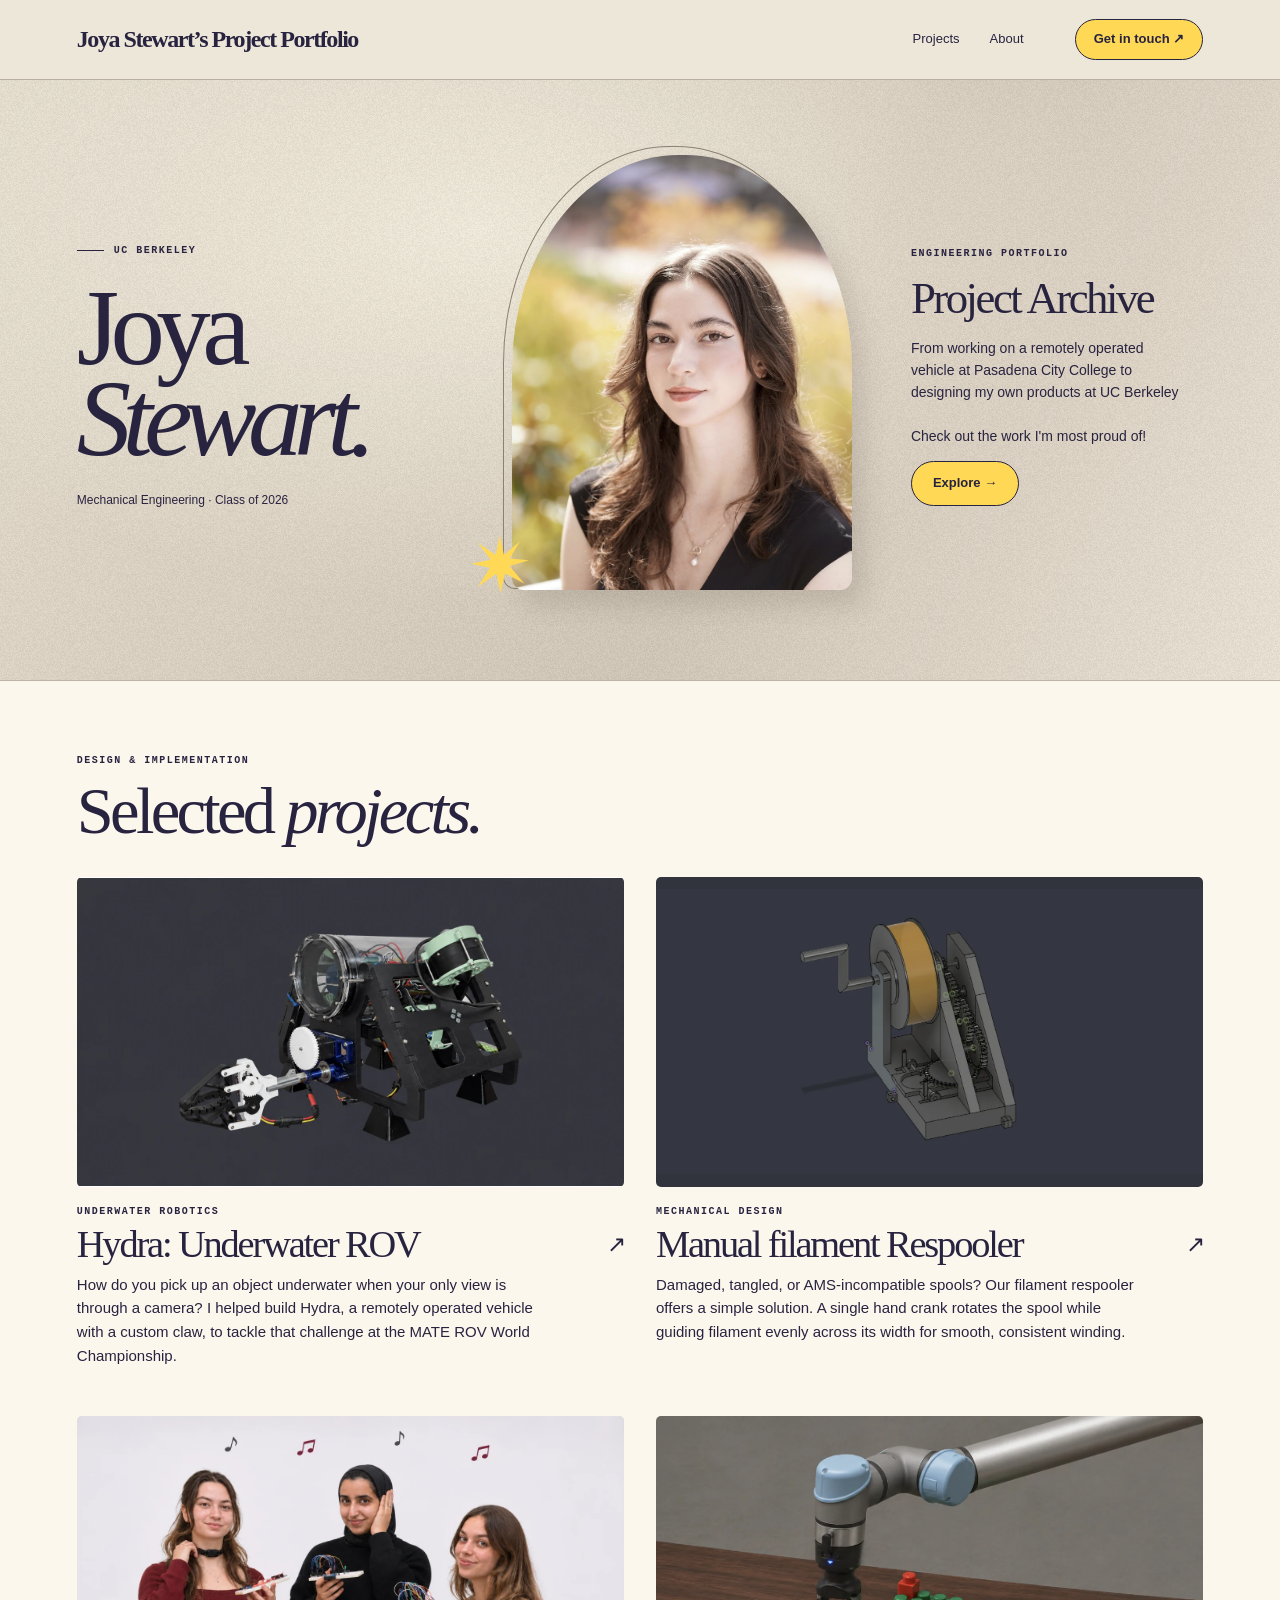
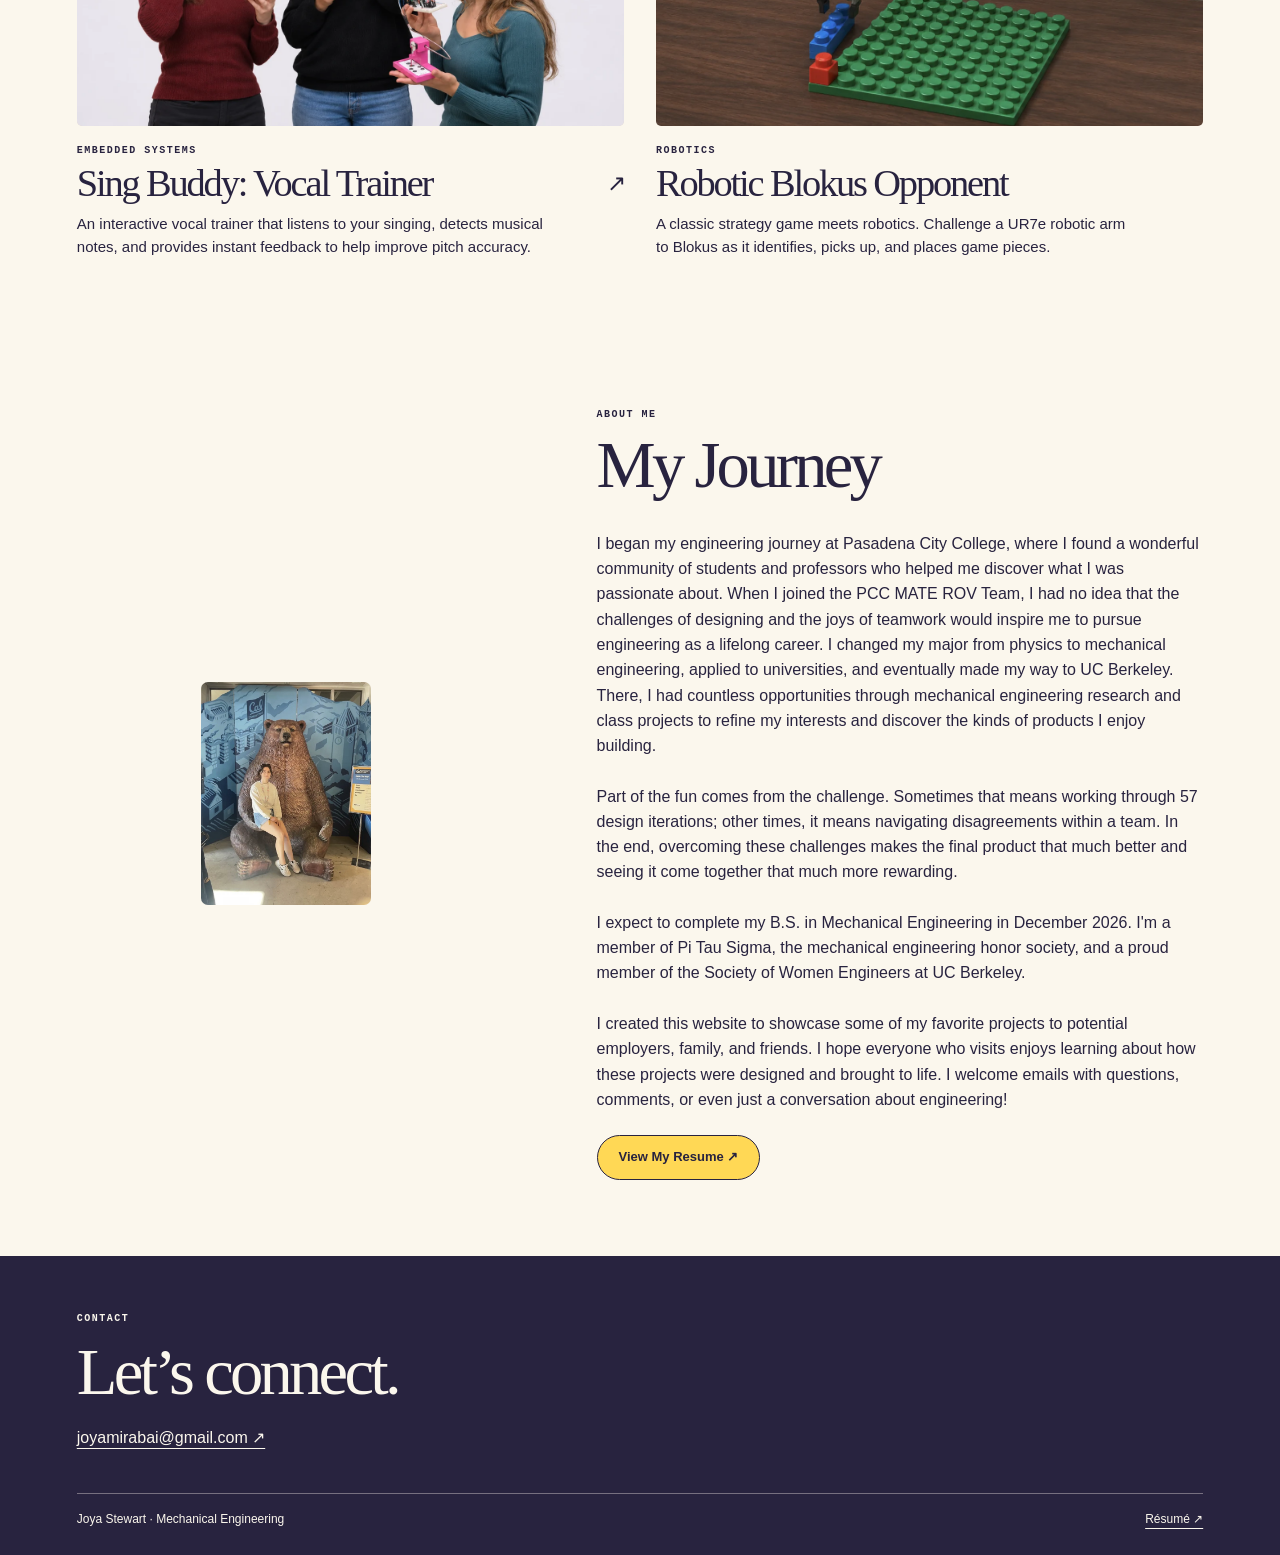
<file: index.html>
<!doctype html>
<html lang="en"><head><meta charset="utf-8"><meta name="viewport" content="width=device-width,initial-scale=1"><title>Mechanical Engineering Portfolio | Joya Stewart</title><link rel="stylesheet" href="style.css"></head><body><header><a class="word" href="index.html" data-shared-edit="title" data-edit-slot="0">Joya Stewart’s Project Portfolio</a><nav aria-label="Main"><a href="index.html#work" data-edit-slot="1">Projects</a><a href="index.html#about" data-edit-slot="3">About</a></nav><a class="navcontact" href="mailto:joyamirabai@gmail.com" data-edit-slot="4">Get in touch ↗</a></header><main><div class="hero"><div class="hero-inner"><div class="intro"><small data-edit-slot="5"><em></em> UC BERKELEY</small><h1 data-edit-slot="6">Joya<br><i>Stewart.</i></h1><div class="degree" data-edit-slot="7">Mechanical Engineering · Class of 2026</div></div><div class="portrait"><img src="assets/portrait.webp" alt="Joya Stewart" data-edit-slot="8"><div class="star" aria-hidden="true">✳</div></div><div class="pitch"><small data-edit-slot="9">ENGINEERING PORTFOLIO</small><h2 data-edit-slot="10">Project Archive</h2><p data-edit-slot="11">From working on a remotely operated vehicle at Pasadena City College to designing my own products at UC Berkeley<br><br>Check out the work I'm most proud of!</p><a class="btn" href="hydra.html" data-edit-slot="12">Explore →</a></div></div></div><section class="wrap block" id="work"><div class="secthead"><small data-edit-slot="13">DESIGN &amp; implementation</small><h2 data-edit-slot="14">Selected <i>projects.</i></h2></div><div class="cards"><a class="card" href="hydra.html"><div class="frame hydra"><img loading="lazy" src="assets/home-15.webp" alt="Hydra underwater ROV" data-edit-slot="15"></div><small data-edit-slot="16">Underwater robotics</small><h3 data-edit-slot="17">Hydra: Underwater ROV <span>↗</span></h3><p data-edit-slot="18">How do you pick up an object underwater when your only view is through a camera? I helped build Hydra, a remotely operated vehicle with a custom claw, to tackle that challenge at the MATE ROV World Championship.</p></a><a class="card" href="respooler.html"><div class="frame respooler"><img loading="lazy" src="assets/home-19.webp" alt="Manual filament respooler" data-edit-slot="19"></div><small data-edit-slot="20">Mechanical design</small><h3 data-edit-slot="21">Manual filament Respooler <span>↗</span></h3><p data-edit-slot="22">Damaged, tangled, or AMS-incompatible spools? Our filament respooler offers a simple solution. A single hand crank rotates the spool while guiding filament evenly across its width for smooth, consistent winding.</p></a><a class="card" href="sing-buddy.html"><div class="frame sing-buddy"><img loading="lazy" src="assets/home-23.webp" alt="Sing Buddy vocal trainer" data-edit-slot="23"></div><small data-edit-slot="24">Embedded systems</small><h3 data-edit-slot="25">Sing Buddy: Vocal Trainer<span>↗</span></h3><p data-edit-slot="26">An interactive vocal trainer that listens to your singing, detects musical notes, and provides instant feedback to help improve pitch accuracy.</p></a><a class="card" href="blokus.html"><div class="frame blokus"><img loading="lazy" src="assets/home-27.webp" alt="Illustration of a robotic arm with game pieces" data-edit-slot="27"></div><small data-edit-slot="28">Robotics</small><h3 data-edit-slot="29">Robotic Blokus Opponent</h3><p data-edit-slot="30">A classic strategy game meets robotics. Challenge a UR7e robotic arm to Blokus as it identifies, picks up, and places game pieces.</p></a></div></section><section class="wrap about" id="about"><div class="bio-photo"><img loading="lazy" src="assets/cal-bear-about.png" alt="Joya seated beside the bear statue at the Cal Student Store" data-edit-slot="46" width="1206" height="1582"></div><div><small data-edit-slot="47">ABOUT ME</small><h2 data-edit-slot="48">My Journey</h2><p data-edit-slot="49">I began my engineering journey at Pasadena City College, where I found a wonderful community of students and professors who helped me discover what I was passionate about. When I joined the PCC MATE ROV Team, I had no idea that the challenges of designing and the joys of teamwork would inspire me to pursue engineering as a lifelong career. I changed my major from physics to mechanical engineering, applied to universities, and eventually made my way to UC Berkeley. There, I had countless opportunities through mechanical engineering research and class projects to refine my interests and discover the kinds of products I enjoy building.<br><br>Part of the fun comes from the challenge. Sometimes that means working through 57 design iterations; other times, it means navigating disagreements within a team. In the end, overcoming these challenges makes the final product that much better and seeing it come together that much more rewarding.<br><br>I expect to complete my B.S. in Mechanical Engineering in December 2026. I'm a member of Pi Tau Sigma, the mechanical engineering honor society, and a proud member of the Society of Women Engineers at UC Berkeley.<br><br>I created this website to showcase some of my favorite projects to potential employers, family, and friends. I hope everyone who visits enjoys learning about how these projects were designed and brought to life. I welcome emails with questions, comments, or even just a conversation about engineering!</p><a class="btn" href="assets/joya-stewart-resume.pdf" data-edit-slot="52">View My Resume ↗</a></div></section></main><footer><div class="wrap"><small data-edit-slot="53">CONTACT</small><h2 data-shared-edit="contact" data-edit-slot="54">Let’s connect.</h2><a href="mailto:joyamirabai@gmail.com" data-edit-slot="55">joyamirabai@gmail.com ↗</a><div class="footline"><span data-edit-slot="56">Joya Stewart · Mechanical Engineering</span><a href="assets/joya-stewart-resume.pdf" data-edit-slot="57">Résumé ↗</a></div></div></footer><script src="editor.js" defer></script></body></html>
</file>
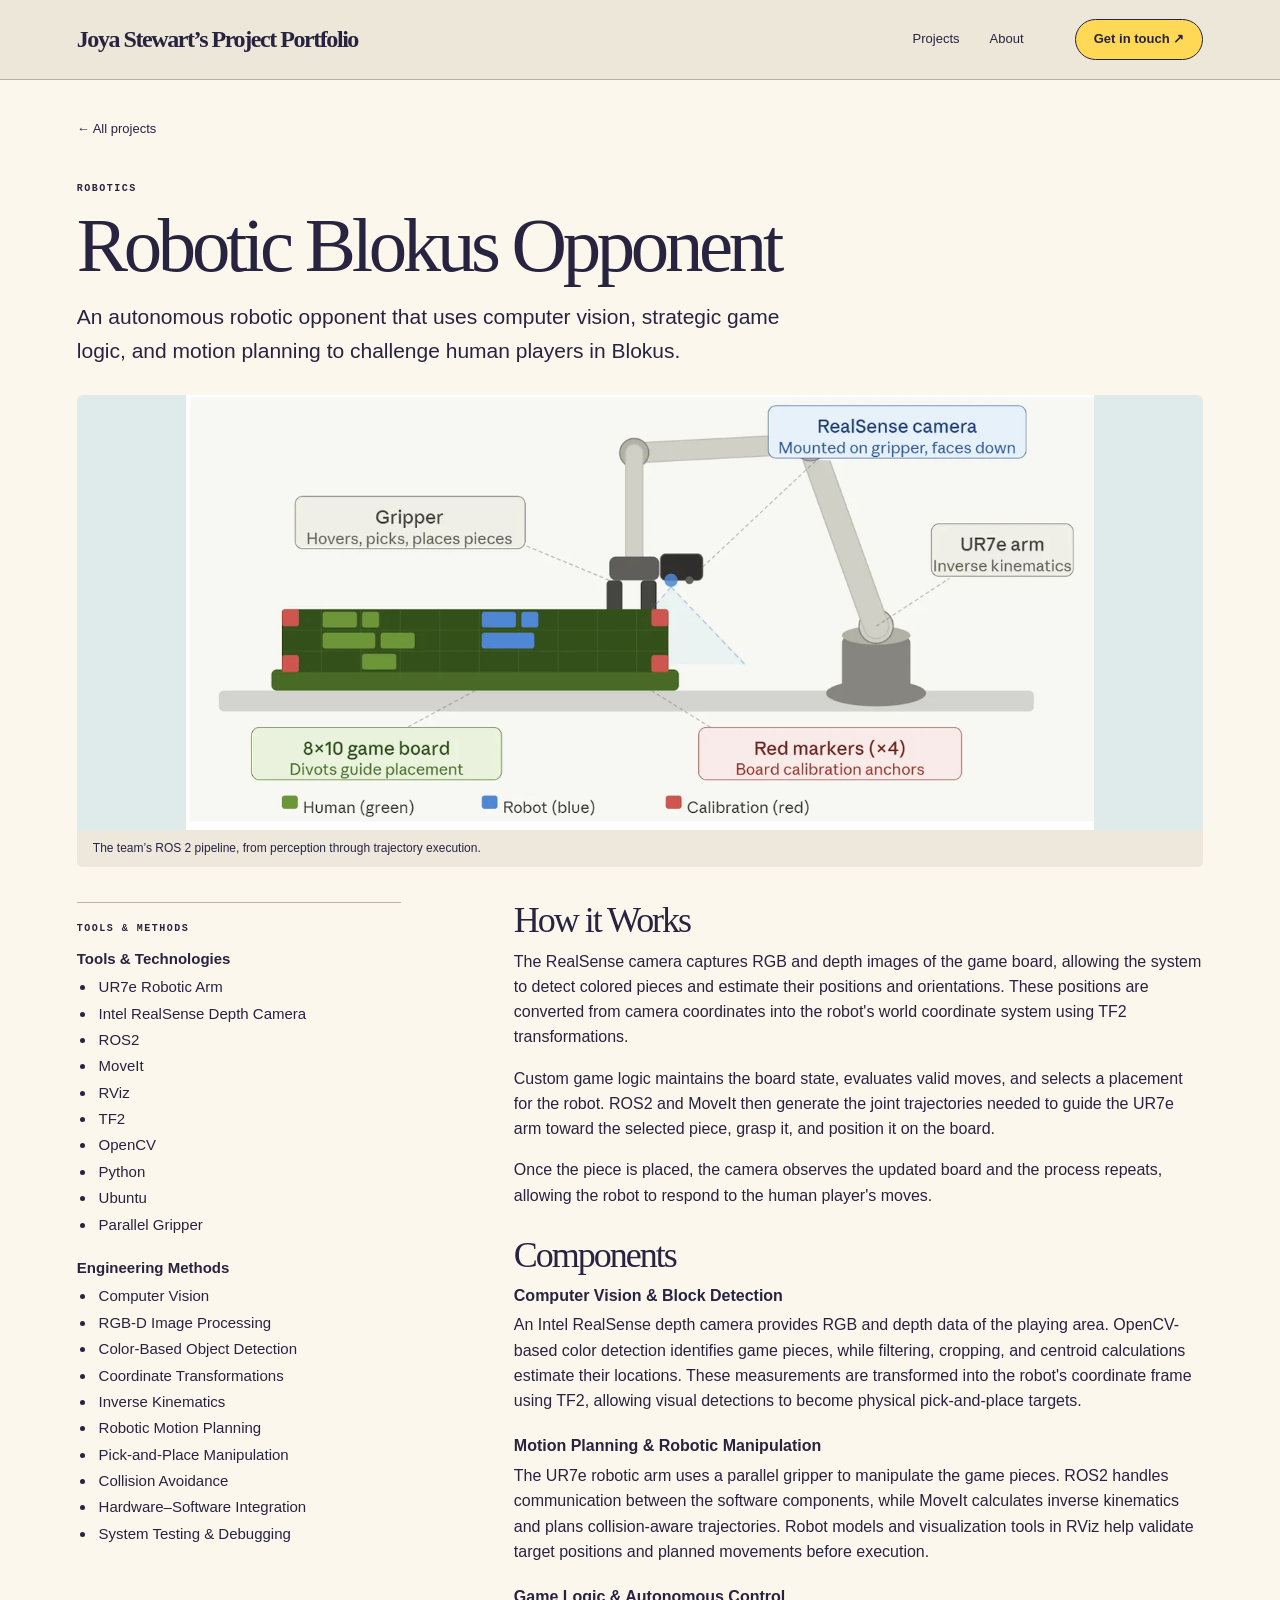
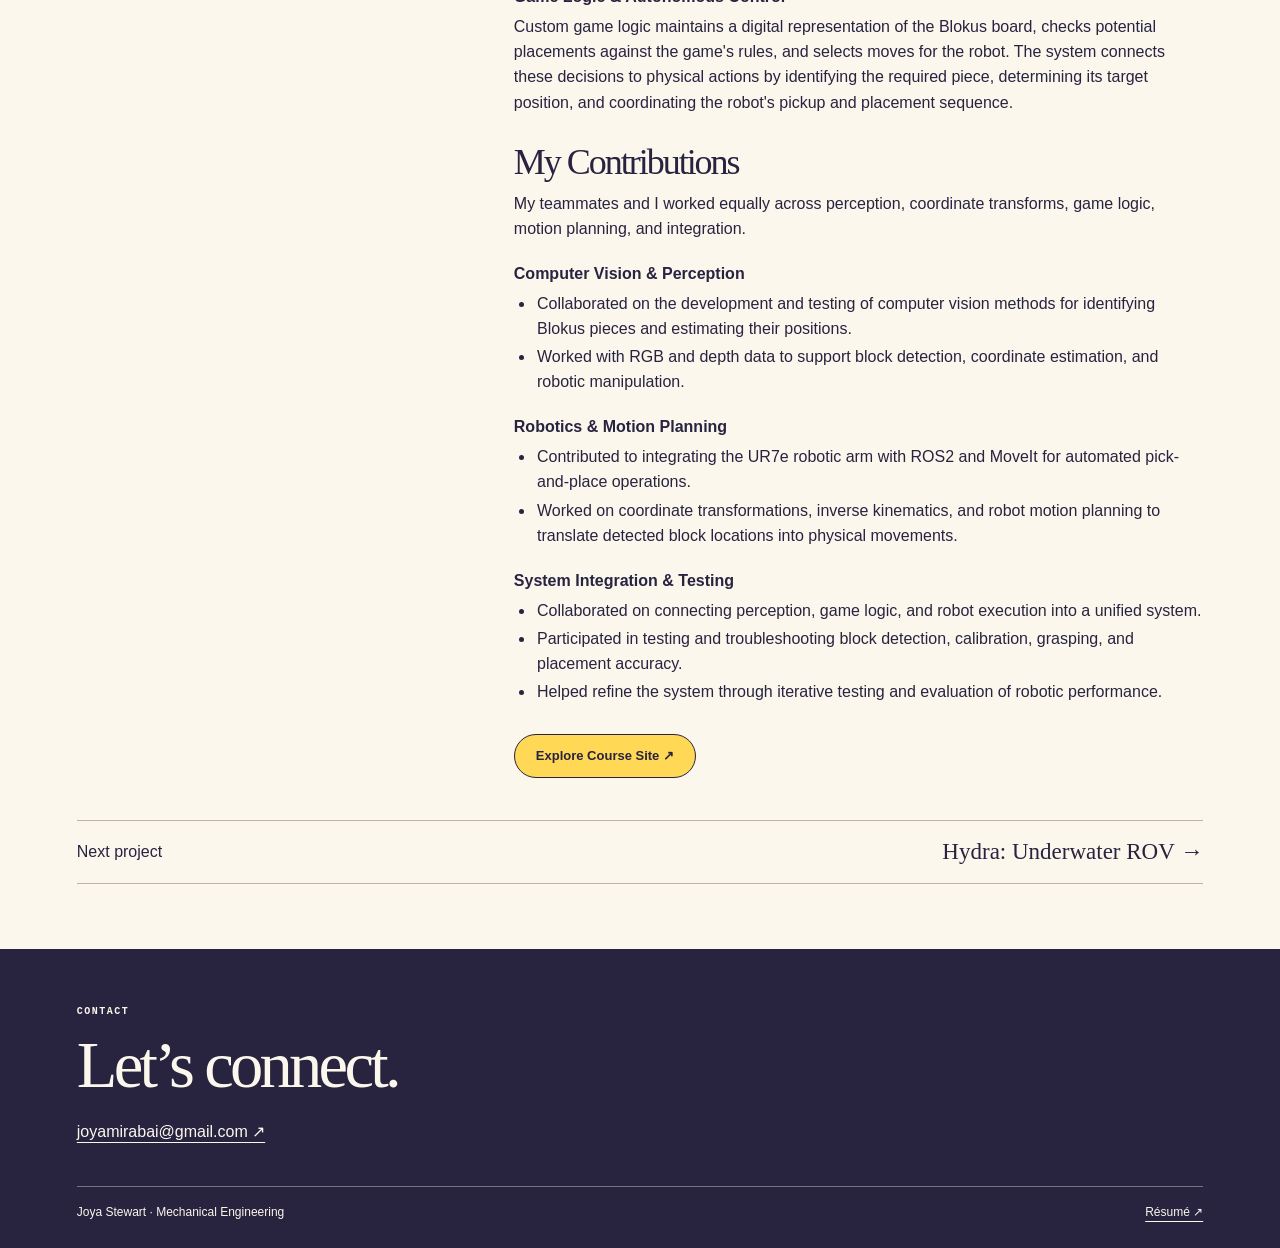
<file: blokus.html>
<!doctype html>
<html lang="en"><head><meta charset="utf-8"><meta name="viewport" content="width=device-width,initial-scale=1"><title>Robotic Blokus Opponent | Joya Stewart</title><link rel="stylesheet" href="style.css"></head><body><header><a class="word" href="index.html" data-edit-slot="0" data-shared-edit="title">Joya Stewart’s Project Portfolio</a><nav aria-label="Main"><a href="index.html#work" data-edit-slot="1">Projects</a><a href="index.html#about" data-edit-slot="3">About</a></nav><a class="navcontact" href="mailto:joyamirabai@gmail.com" data-edit-slot="4">Get in touch ↗</a></header><main><div class="wrap article"><a class="back" href="index.html#work" data-edit-slot="5">← All projects</a><small data-edit-slot="6">Robotics</small><h1 data-edit-slot="7">Robotic Blokus Opponent</h1><p class="stand" data-edit-slot="8">An autonomous robotic opponent that uses computer vision, strategic game logic, and motion planning to challenge human players in Blokus.</p><figure class="blokus"><img src="assets/blokus-project.webp" alt="The team’s ROS 2 pipeline, from perception through trajectory execution." data-edit-slot="9"><figcaption data-edit-slot="10">The team’s ROS 2 pipeline, from perception through trajectory execution.</figcaption></figure><div class="story project-story"><aside><small data-edit-slot="13">TOOLS &amp; METHODS</small><div class="project-groups"><h3 data-edit-slot="tools-h0">Tools &amp; Technologies</h3><ul><li data-edit-slot="tools-0-0">UR7e Robotic Arm</li><li data-edit-slot="tools-0-1">Intel RealSense Depth Camera</li><li data-edit-slot="tools-0-2">ROS2</li><li data-edit-slot="tools-0-3">MoveIt</li><li data-edit-slot="tools-0-4">RViz</li><li data-edit-slot="tools-0-5">TF2</li><li data-edit-slot="tools-0-6">OpenCV</li><li data-edit-slot="tools-0-7">Python</li><li data-edit-slot="tools-0-8">Ubuntu</li><li data-edit-slot="tools-0-9">Parallel Gripper</li></ul><h3 data-edit-slot="tools-h1">Engineering Methods</h3><ul><li data-edit-slot="tools-1-0">Computer Vision</li><li data-edit-slot="tools-1-1">RGB-D Image Processing</li><li data-edit-slot="tools-1-2">Color-Based Object Detection</li><li data-edit-slot="tools-1-3">Coordinate Transformations</li><li data-edit-slot="tools-1-4">Inverse Kinematics</li><li data-edit-slot="tools-1-5">Robotic Motion Planning</li><li data-edit-slot="tools-1-6">Pick-and-Place Manipulation</li><li data-edit-slot="tools-1-7">Collision Avoidance</li><li data-edit-slot="tools-1-8">Hardware–Software Integration</li><li data-edit-slot="tools-1-9">System Testing &amp; Debugging</li></ul></div></aside><div><section><h2 data-edit-slot="28">How it Works</h2><p data-edit-slot="overview-0">The RealSense camera captures RGB and depth images of the game board, allowing the system to detect colored pieces and estimate their positions and orientations. These positions are converted from camera coordinates into the robot's world coordinate system using TF2 transformations.</p><p data-edit-slot="overview-1">Custom game logic maintains the board state, evaluates valid moves, and selects a placement for the robot. ROS2 and MoveIt then generate the joint trajectories needed to guide the UR7e arm toward the selected piece, grasp it, and position it on the board.</p><p data-edit-slot="overview-2">Once the piece is placed, the camera observes the updated board and the process repeats, allowing the robot to respond to the human player's moves.</p></section><section><h2 data-edit-slot="29">Components</h2><h3 data-edit-slot="component-name-0">Computer Vision &amp; Block Detection</h3><p data-edit-slot="component-body-0">An Intel RealSense depth camera provides RGB and depth data of the playing area. OpenCV-based color detection identifies game pieces, while filtering, cropping, and centroid calculations estimate their locations. These measurements are transformed into the robot's coordinate frame using TF2, allowing visual detections to become physical pick-and-place targets.</p><h3 data-edit-slot="component-name-2">Motion Planning &amp; Robotic Manipulation</h3><p data-edit-slot="component-body-2">The UR7e robotic arm uses a parallel gripper to manipulate the game pieces. ROS2 handles communication between the software components, while MoveIt calculates inverse kinematics and plans collision-aware trajectories. Robot models and visualization tools in RViz help validate target positions and planned movements before execution.</p><h3 data-edit-slot="component-name-4">Game Logic &amp; Autonomous Control</h3><p data-edit-slot="component-body-4">Custom game logic maintains a digital representation of the Blokus board, checks potential placements against the game's rules, and selects moves for the robot. The system connects these decisions to physical actions by identifying the required piece, determining its target position, and coordinating the robot's pickup and placement sequence.</p></section><section><h2 data-edit-slot="30">My Contributions</h2><div class="project-groups"><p data-edit-slot="role-intro">My teammates and I worked equally across perception, coordinate transforms, game logic, motion planning, and integration.</p><h3 data-edit-slot="role-h0">Computer Vision &amp; Perception</h3><ul><li data-edit-slot="role-0-0">Collaborated on the development and testing of computer vision methods for identifying Blokus pieces and estimating their positions.</li><li data-edit-slot="role-0-1">Worked with RGB and depth data to support block detection, coordinate estimation, and robotic manipulation.</li></ul><h3 data-edit-slot="role-h1">Robotics &amp; Motion Planning</h3><ul><li data-edit-slot="role-1-0">Contributed to integrating the UR7e robotic arm with ROS2 and MoveIt for automated pick-and-place operations.</li><li data-edit-slot="role-1-1">Worked on coordinate transformations, inverse kinematics, and robot motion planning to translate detected block locations into physical movements.</li></ul><h3 data-edit-slot="role-h2">System Integration &amp; Testing</h3><ul><li data-edit-slot="role-2-0">Collaborated on connecting perception, game logic, and robot execution into a unified system.</li><li data-edit-slot="role-2-1">Participated in testing and troubleshooting block detection, calibration, grasping, and placement accuracy.</li><li data-edit-slot="role-2-2">Helped refine the system through iterative testing and evaluation of robotic performance.</li></ul></div></section><div class="buttons"><a class="btn" href="https://sites.google.com/berkeley.edu/blokushumanvsrobot?usp=sharing" data-edit-slot="21">Explore Course Site ↗</a></div></div></div><a class="next" href="hydra.html" data-edit-slot="22">Next project <b>Hydra: Underwater ROV →</b></a></div></main><footer><div class="wrap"><small data-edit-slot="23">CONTACT</small><h2 data-edit-slot="24" data-shared-edit="contact">Let’s connect.</h2><a href="mailto:joyamirabai@gmail.com" data-edit-slot="25">joyamirabai@gmail.com ↗</a><div class="footline"><span data-edit-slot="26">Joya Stewart · Mechanical Engineering</span><a href="assets/joya-stewart-resume.pdf" data-edit-slot="27">Résumé ↗</a></div></div></footer><script src="editor.js" defer></script></body></html>
</file>
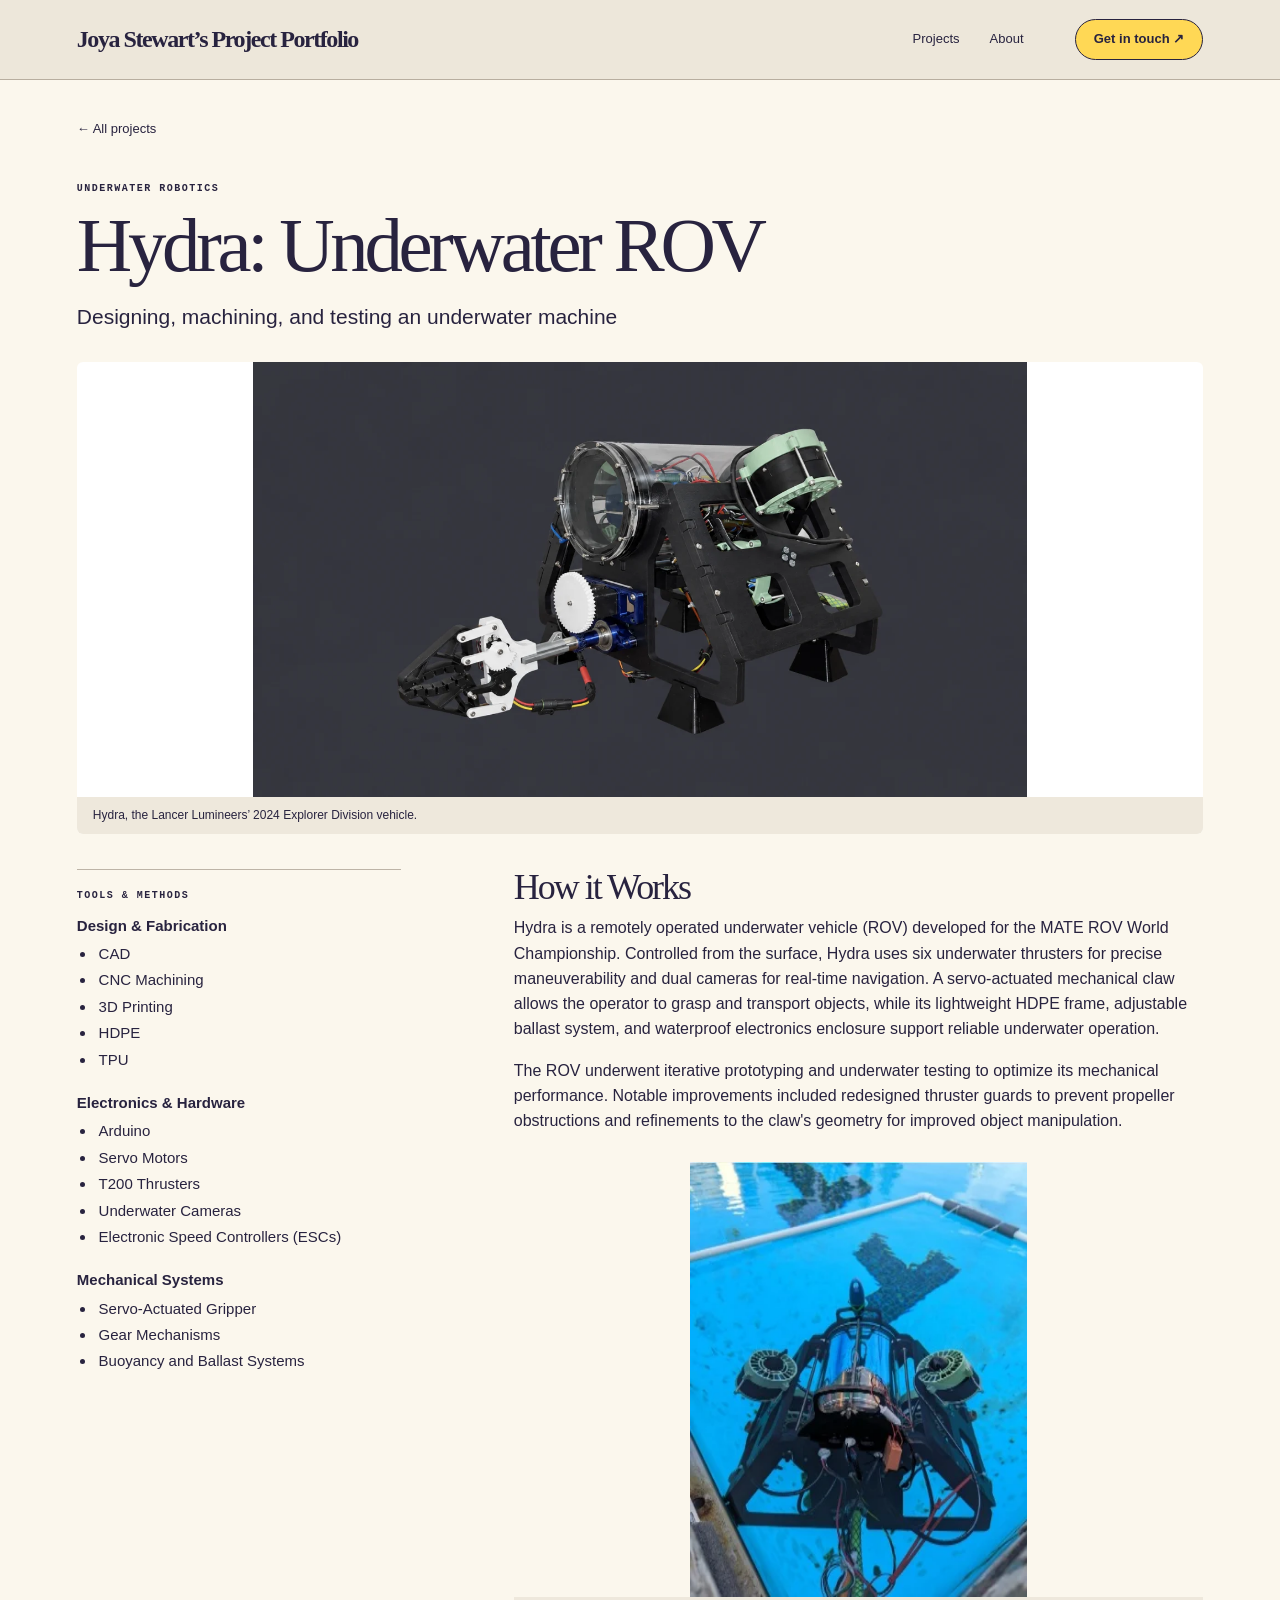
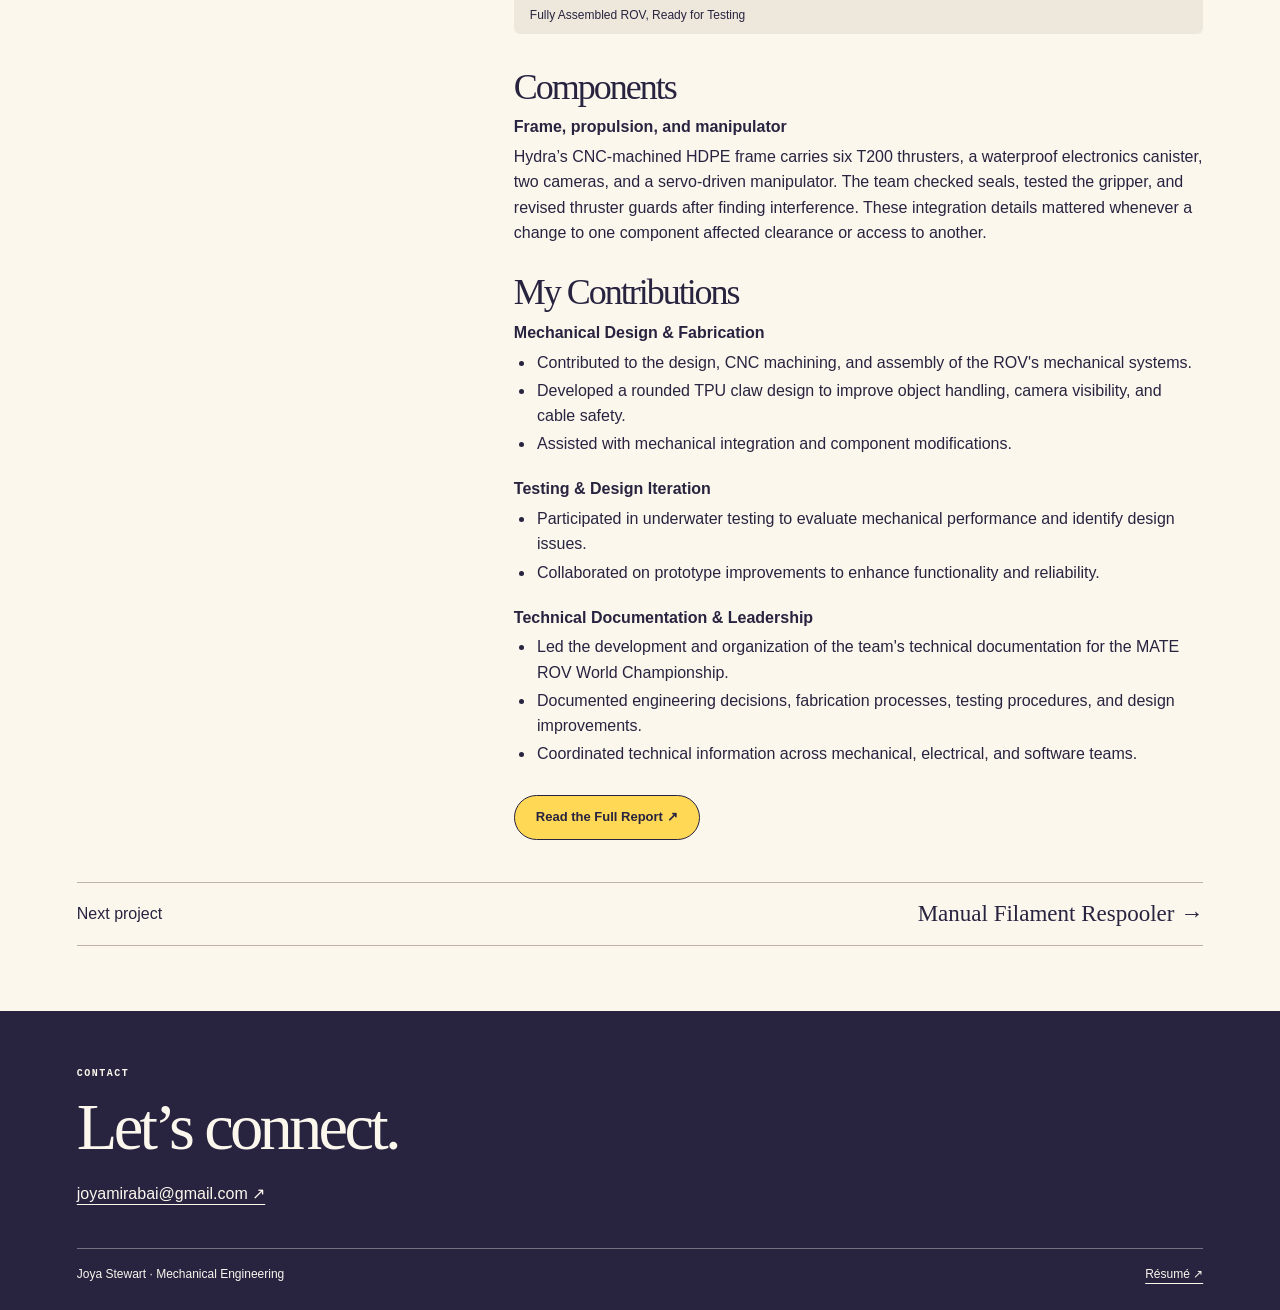
<file: hydra.html>
<!doctype html>
<html lang="en"><head><meta charset="utf-8"><meta name="viewport" content="width=device-width,initial-scale=1"><title>Hydra underwater ROV | Joya Stewart</title><link rel="stylesheet" href="style.css"></head><body><header><a class="word" href="index.html" data-edit-slot="0" data-shared-edit="title">Joya Stewart’s Project Portfolio</a><nav aria-label="Main"><a href="index.html#work" data-edit-slot="1">Projects</a><a href="index.html#about" data-edit-slot="3">About</a></nav><a class="navcontact" href="mailto:joyamirabai@gmail.com" data-edit-slot="4">Get in touch ↗</a></header><main><div class="wrap article"><a class="back" href="index.html#work" data-edit-slot="5">← All projects</a><small data-edit-slot="6">Underwater robotics</small><h1 data-edit-slot="7">Hydra: Underwater ROV</h1><p class="stand" data-edit-slot="8">Designing, machining, and testing an underwater machine</p><figure class="hydra"><img src="assets/hydra-project-9.webp" alt="Hydra underwater ROV" data-edit-slot="9"><figcaption data-edit-slot="10">Hydra, the Lancer Lumineers’ 2024 Explorer Division vehicle.</figcaption></figure><div class="story project-story"><aside><small data-edit-slot="13">TOOLS &amp; METHODS</small><div class="project-groups"><h3 data-edit-slot="tools-h0">Design &amp; Fabrication</h3><ul><li data-edit-slot="tools-0-0">CAD</li><li data-edit-slot="tools-0-1">CNC Machining</li><li data-edit-slot="tools-0-2">3D Printing</li><li data-edit-slot="tools-0-3">HDPE</li><li data-edit-slot="tools-0-4">TPU</li></ul><h3 data-edit-slot="tools-h1">Electronics &amp; Hardware</h3><ul><li data-edit-slot="tools-1-0">Arduino</li><li data-edit-slot="tools-1-1">Servo Motors</li><li data-edit-slot="tools-1-2">T200 Thrusters</li><li data-edit-slot="tools-1-3">Underwater Cameras</li><li data-edit-slot="tools-1-4">Electronic Speed Controllers (ESCs)</li></ul><h3 data-edit-slot="tools-h2">Mechanical Systems</h3><ul><li data-edit-slot="tools-2-0">Servo-Actuated Gripper</li><li data-edit-slot="tools-2-1">Gear Mechanisms</li><li data-edit-slot="tools-2-2">Buoyancy and Ballast Systems</li></ul></div></aside><div><section><h2 data-edit-slot="15">How it Works</h2><p data-edit-slot="overview-0">Hydra is a remotely operated underwater vehicle (ROV) developed for the MATE ROV World Championship. Controlled from the surface, Hydra uses six underwater thrusters for precise maneuverability and dual cameras for real-time navigation. A servo-actuated mechanical claw allows the operator to grasp and transport objects, while its lightweight HDPE frame, adjustable ballast system, and waterproof electronics enclosure support reliable underwater operation.</p><p data-edit-slot="overview-1">The ROV underwent iterative prototyping and underwater testing to optimize its mechanical performance. Notable improvements included redesigned thruster guards to prevent propeller obstructions and refinements to the claw's geometry for improved object manipulation.</p><figure class="detail-photo"><img loading="lazy" src="assets/hydra-project-18.webp" alt="Fully assembled Hydra ROV ready for testing" data-edit-slot="18"><figcaption data-edit-slot="19">Fully Assembled ROV, Ready for Testing</figcaption></figure></section><section><h2 data-edit-slot="20">Components</h2><h3 data-edit-slot="component-name">Frame, propulsion, and manipulator</h3><p data-edit-slot="21">Hydra’s CNC-machined HDPE frame carries six T200 thrusters, a waterproof electronics canister, two cameras, and a servo-driven manipulator. The team checked seals, tested the gripper, and revised thruster guards after finding interference. These integration details mattered whenever a change to one component affected clearance or access to another.</p></section><section><h2 data-edit-slot="22">My Contributions</h2><div class="project-groups"><h3 data-edit-slot="role-h0">Mechanical Design &amp; Fabrication</h3><ul><li data-edit-slot="role-0-0">Contributed to the design, CNC machining, and assembly of the ROV's mechanical systems.</li><li data-edit-slot="role-0-1">Developed a rounded TPU claw design to improve object handling, camera visibility, and cable safety.</li><li data-edit-slot="role-0-2">Assisted with mechanical integration and component modifications.</li></ul><h3 data-edit-slot="role-h1">Testing &amp; Design Iteration</h3><ul><li data-edit-slot="role-1-0">Participated in underwater testing to evaluate mechanical performance and identify design issues.</li><li data-edit-slot="role-1-1">Collaborated on prototype improvements to enhance functionality and reliability.</li></ul><h3 data-edit-slot="role-h2">Technical Documentation &amp; Leadership</h3><ul><li data-edit-slot="role-2-0">Led the development and organization of the team's technical documentation for the MATE ROV World Championship.</li><li data-edit-slot="role-2-1">Documented engineering decisions, fabrication processes, testing procedures, and design improvements.</li><li data-edit-slot="role-2-2">Coordinated technical information across mechanical, electrical, and software teams.</li></ul></div></section><div class="buttons"><a class="btn" href="assets/hydra-report.pdf" data-edit-slot="24">Read the Full Report ↗</a></div></div></div><a class="next" href="respooler.html" data-edit-slot="25">Next project <b>Manual Filament Respooler →</b></a></div></main><footer><div class="wrap"><small data-edit-slot="26">CONTACT</small><h2 data-edit-slot="27" data-shared-edit="contact">Let’s connect.</h2><a href="mailto:joyamirabai@gmail.com" data-edit-slot="28">joyamirabai@gmail.com ↗</a><div class="footline"><span data-edit-slot="29">Joya Stewart · Mechanical Engineering</span><a href="assets/joya-stewart-resume.pdf" data-edit-slot="30">Résumé ↗</a></div></div></footer><script src="editor.js" defer></script></body></html>
</file>
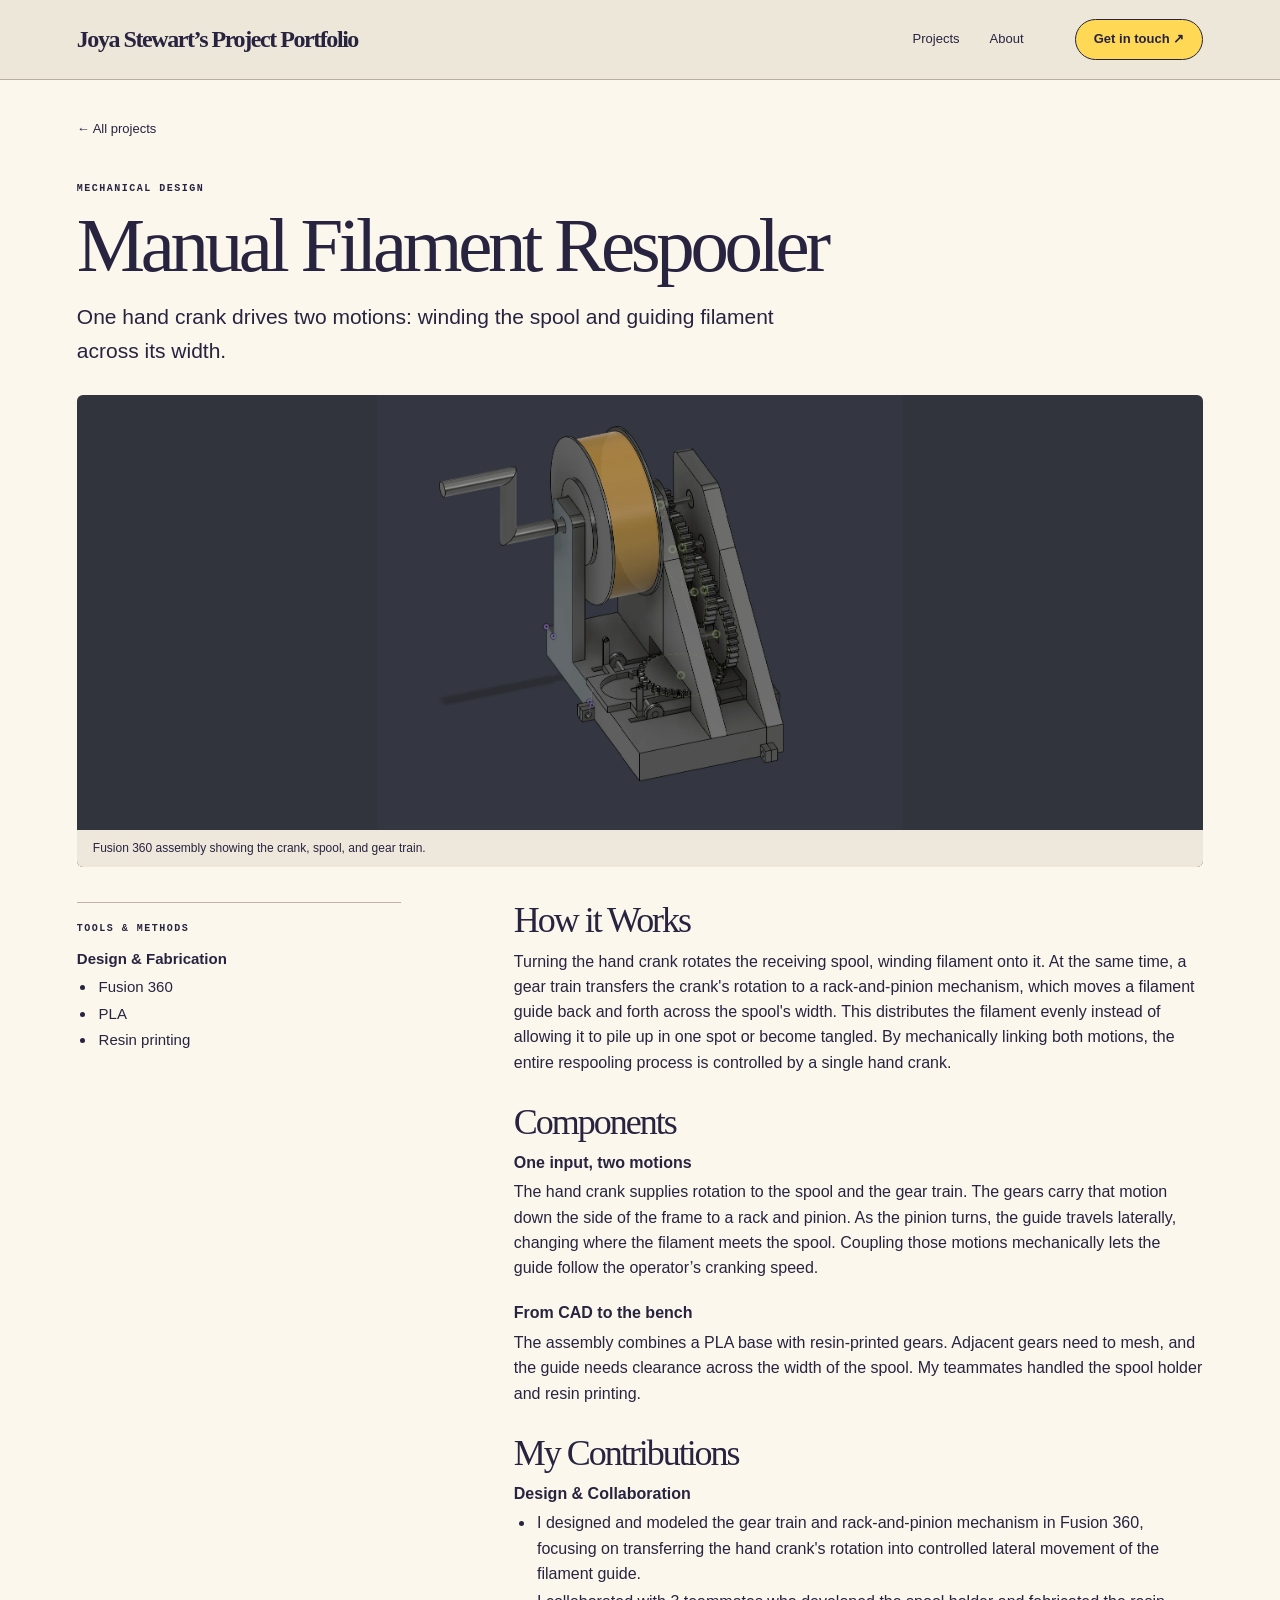
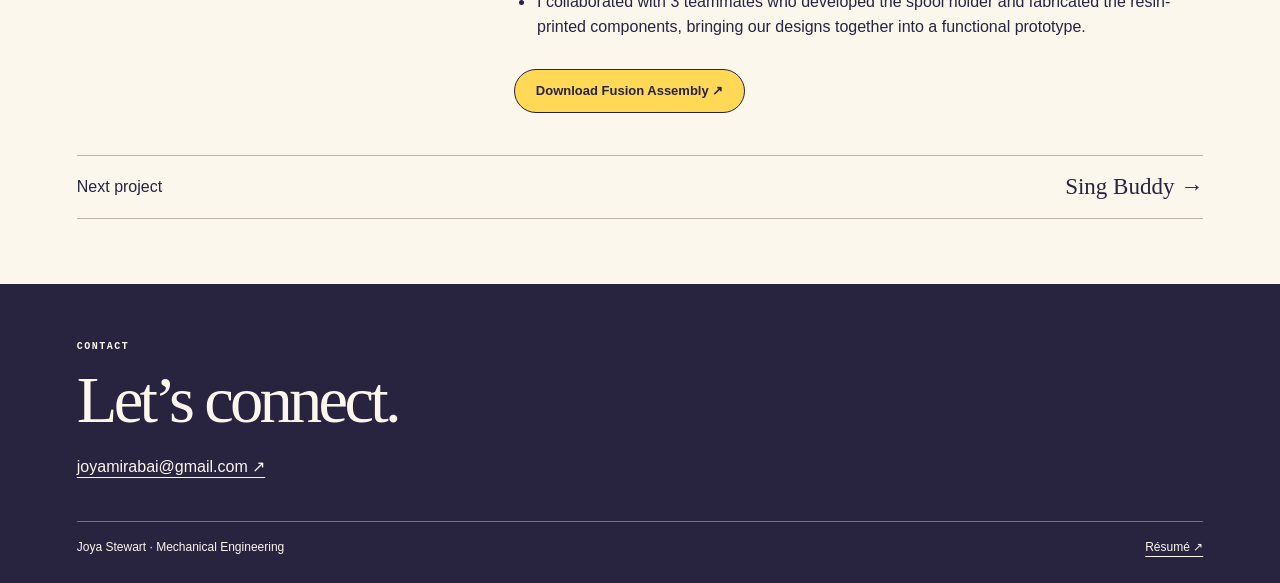
<file: respooler.html>
<!doctype html>
<html lang="en"><head><meta charset="utf-8"><meta name="viewport" content="width=device-width,initial-scale=1"><title>Manual filament respooler | Joya Stewart</title><link rel="stylesheet" href="style.css"></head><body><header><a class="word" href="index.html" data-edit-slot="0" data-shared-edit="title">Joya Stewart’s Project Portfolio</a><nav aria-label="Main"><a href="index.html#work" data-edit-slot="1">Projects</a><a href="index.html#about" data-edit-slot="3">About</a></nav><a class="navcontact" href="mailto:joyamirabai@gmail.com" data-edit-slot="4">Get in touch ↗</a></header><main><div class="wrap article"><a class="back" href="index.html#work" data-edit-slot="5">← All projects</a><small data-edit-slot="6">Mechanical design</small><h1 data-edit-slot="7">Manual Filament Respooler</h1><p class="stand" data-edit-slot="8">One hand crank drives two motions: winding the spool and guiding filament across its width.</p><figure class="respooler"><img src="assets/respooler.webp" alt="Fusion 360 assembly showing the crank, spool, and gear train." data-edit-slot="9"><figcaption data-edit-slot="10">Fusion 360 assembly showing the crank, spool, and gear train.</figcaption></figure><div class="story project-story"><aside><small data-edit-slot="13">TOOLS &amp; METHODS</small><div class="project-groups"><h3 data-edit-slot="tools-h0">Design &amp; Fabrication</h3><ul><li data-edit-slot="tools-0-0">Fusion 360</li><li data-edit-slot="tools-0-1">PLA</li><li data-edit-slot="tools-0-2">Resin printing</li></ul></div></aside><div><section><h2 data-edit-slot="28">How it Works</h2><p data-edit-slot="16">Turning the hand crank rotates the receiving spool, winding filament onto it. At the same time, a gear train transfers the crank's rotation to a rack-and-pinion mechanism, which moves a filament guide back and forth across the spool's width. This distributes the filament evenly instead of allowing it to pile up in one spot or become tangled. By mechanically linking both motions, the entire respooling process is controlled by a single hand crank.</p></section><section><h2 data-edit-slot="29">Components</h2><h3 data-edit-slot="17">One input, two motions</h3><p data-edit-slot="18">The hand crank supplies rotation to the spool and the gear train. The gears carry that motion down the side of the frame to a rack and pinion. As the pinion turns, the guide travels laterally, changing where the filament meets the spool. Coupling those motions mechanically lets the guide follow the operator’s cranking speed.</p><h3 data-edit-slot="19">From CAD to the bench</h3><p data-edit-slot="20">The assembly combines a PLA base with resin-printed gears. Adjacent gears need to mesh, and the guide needs clearance across the width of the spool. My teammates handled the spool holder and resin printing.</p></section><section><h2 data-edit-slot="30">My Contributions</h2><div class="project-groups"><h3 data-edit-slot="role-h0">Design &amp; Collaboration</h3><ul><li data-edit-slot="role-0-0">I designed and modeled the gear train and rack-and-pinion mechanism in Fusion 360, focusing on transferring the hand crank's rotation into controlled lateral movement of the filament guide.</li><li data-edit-slot="role-0-1">I collaborated with 3 teammates who developed the spool holder and fabricated the resin-printed components, bringing our designs together into a functional prototype.</li></ul></div></section><div class="buttons"><a class="btn" href="assets/filament-respooler.f3z" data-edit-slot="21">Download Fusion Assembly ↗</a></div></div></div><a class="next" href="sing-buddy.html" data-edit-slot="22">Next project <b>Sing Buddy →</b></a></div></main><footer><div class="wrap"><small data-edit-slot="23">CONTACT</small><h2 data-edit-slot="24" data-shared-edit="contact">Let’s connect.</h2><a href="mailto:joyamirabai@gmail.com" data-edit-slot="25">joyamirabai@gmail.com ↗</a><div class="footline"><span data-edit-slot="26">Joya Stewart · Mechanical Engineering</span><a href="assets/joya-stewart-resume.pdf" data-edit-slot="27">Résumé ↗</a></div></div></footer><script src="editor.js" defer></script></body></html>
</file>
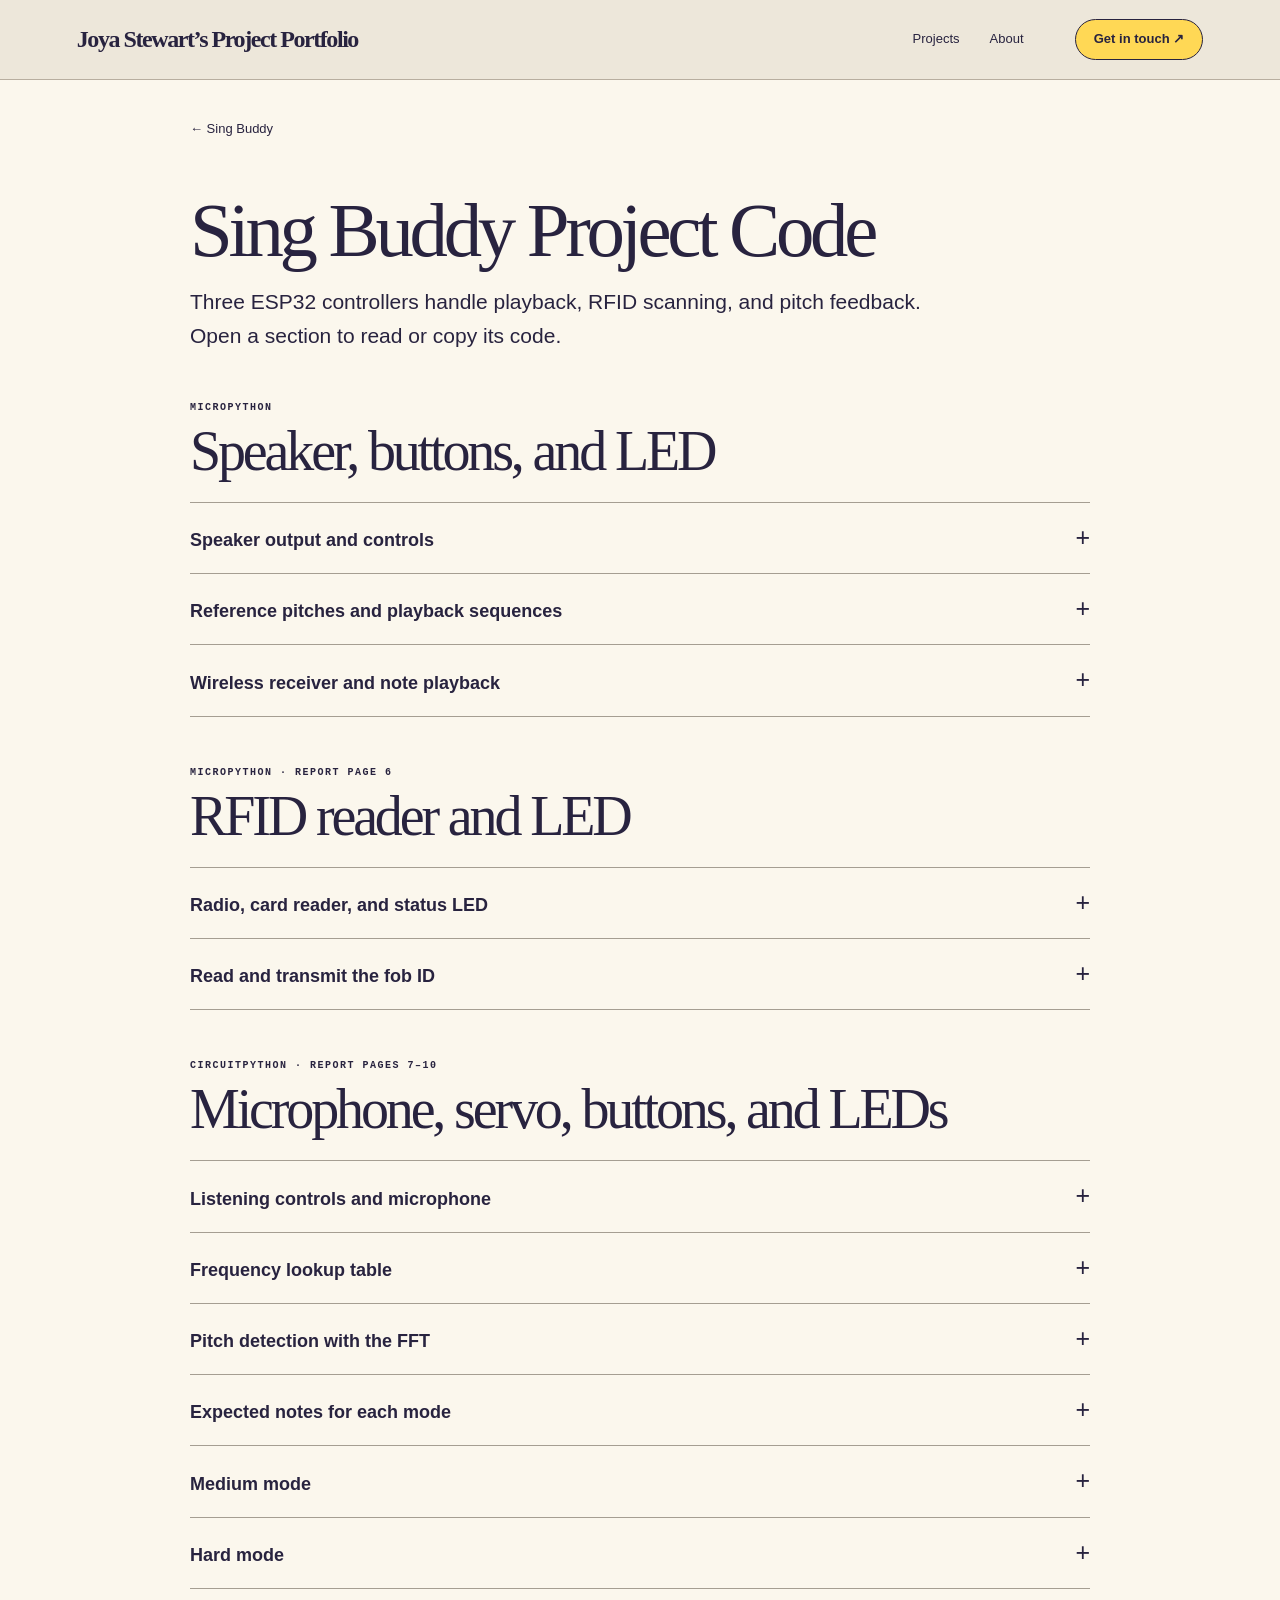
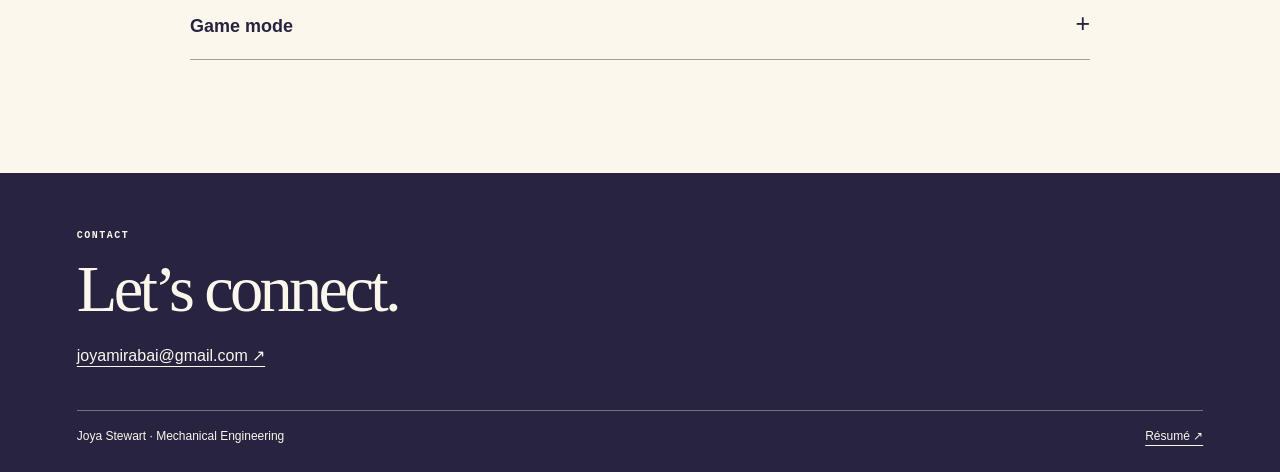
<file: sing-buddy-code.html>
<!doctype html>
<html lang="en"><head><meta charset="utf-8"><meta name="viewport" content="width=device-width,initial-scale=1"><title>Sing Buddy · Project code | Joya Stewart</title><link rel="stylesheet" href="style.css"><style>.codebook{max-width:900px}.codebook section{margin:3rem 0}.codebook h2{font-size:clamp(32px,5vw,56px);margin:8px 0 22px}.codebook summary strong{font:600 18px Arial;letter-spacing:0}.codebook pre{overflow-x:auto;padding:20px;background:#28233f;color:#fbf7ed;border-radius:6px;line-height:1.6;font-size:14px;tab-size:4}.codebook details p{max-width:70ch}</style></head><body><header><a class="word" href="index.html" data-edit-slot="0" data-shared-edit="title">Joya Stewart’s Project Portfolio</a><nav aria-label="Main"><a href="index.html#work" data-edit-slot="1">Projects</a><a href="index.html#about" data-edit-slot="3">About</a></nav><a class="navcontact" href="mailto:joyamirabai@gmail.com" data-edit-slot="4">Get in touch ↗</a></header><main><article class="wrap article codebook"><a class="back" href="sing-buddy.html" data-edit-slot="5">← Sing Buddy</a><h1 data-edit-slot="6">Sing Buddy Project Code</h1><p class="stand" data-edit-slot="7">Three ESP32 controllers handle playback, RFID scanning, and pitch feedback. Open a section to read or copy its code.</p><p style="margin:0" data-edit-slot="8"></p><section><small data-edit-slot="9">MICROPYTHON</small><h2 data-edit-slot="10">Speaker, buttons, and LED</h2><details><summary><strong data-edit-slot="11">Speaker output and controls</strong><i></i></summary><p data-edit-slot="12">Sets up the three active-low difficulty buttons and PWM output.</p><button type="button" class="btn">Copy code</button><pre><code>import network
import espnow
from machine import Pin, PWM, Timer
from time import sleep
import math

led_ext = Pin(27, mode=Pin.OUT)
button1 = Pin(26, Pin.IN, Pin.PULL_UP)
button2 = Pin(14, Pin.IN, Pin.PULL_UP)
button3 = Pin(12, Pin.IN, Pin.PULL_UP)
duty_cycle = 100
L1 = PWM(led_ext, freq=500, duty=duty_cycle)</code></pre></details><details><summary><strong data-edit-slot="13">Reference pitches and playback sequences</strong><i></i></summary><p data-edit-slot="14">Assigns frequencies in hertz, silences the speaker at startup, and defines the three scales and song sequence.</p><button type="button" class="btn">Copy code</button><pre><code>C3 = 131
CS3 = 139
D3 = 147
DS3 = 156
E3 = 165
F3 = 175
FS3 = 185
G3 = 196
GS3 = 208
A3 = 220
AS3 = 233
B3 = 247
C4 = 262
CS4 = 277
D4 = 294
DS4 = 311
E4 = 330
F4 = 349
FS4 = 370
G4 = 392
GS4 = 415
A4 = 440
AS4 = 466
B4 = 494
C5 = 523
CS5 = 554
D5 = 587
DS5 = 622
E5 = 659
F5 = 698
FS5 = 740
G5 = 784
GS5 = 831
A5 = 880
AS5 = 932
B5 = 988
C6 = 1047
CS6 = 1109
D6 = 1175
DS6 = 1245
E6 = 1319
F6 = 1397
FS6 = 1480
G6 = 1568
GS6 = 1661
A6 = 1760
AS6 = 1865
B6 = 1976
C7 = 2093
CS7 = 2217
D7 = 2349
DS7 = 2489
E7 = 2637
F7 = 2794
FS7 = 2960
G7 = 3136
GS7 = 3322
A7 = 3520
AS7 = 3729
B7 = 3951
C8 = 4186
CS8 = 4435
D8 = 4699
DS8 = 4978

speaker = PWM(Pin(27))
speaker.duty(0)

low_notes = [C4, D4, E4, F4, G4, A4, B4, C5]
mid_notes = [C5, D5, E5, F5, G5, A5, B5, C6]
high_notes = [C6, D6, E6, F6, G6, A6, B6, C7]
music = [
    A3,C4,E4,A4,B4,E4,G4,B4,C5,FS4,A4,C5,D5,D5,C5,D5,E5,E5,D5,C5,
    B4,B4,A4,G4,G4,A4,A4,A3,C4,E4,A4,B4,E4,G4,B4,C5,FS4,A4,C5,D5,D5,C5,D5,E5,E5,D5,C5,
    B4,B4,A4,G4,G4,A4,A4,A4,B4,C5,C5,C5,E5,D5,D5,D5,D5,C5,B4,C5,A4,A4,B4,C5,D5,E5,D5,D5,
    B4,B4,G4,G4,A4,A4,A4,B4,C5,C5,C5,C5,C5,C5,B4,C5,B4,C5,B4,A4,A4,B4,C5,C5,C5,C5,C5,C5,
    B4,C5,B4,C5,B4,A4,A4,A4,E5,D5,C5,D5,C5,A4,G4,G4,A4,A4,A4,A4,E4,E5,D5,C5,D5,C5,A4,G4,C5,G4,A4,A4
]</code></pre></details><details><summary><strong data-edit-slot="15">Wireless receiver and note playback</strong><i></i></summary><p data-edit-slot="16">Starts ESP-NOW, sets each tone’s frequency and duration, and checks the buttons after receiving a message.</p><button type="button" class="btn">Copy code</button><pre><code>wlan = network.WLAN(network.STA_IF)
wlan.active(True)
e = espnow.ESPNow()
e.active(True)
print("ESP-NOW receiver ready...")

def play(notes):
    for note in notes:
        speaker.freq(note)
        speaker.duty(512)
        sleep(0.5)
        speaker.duty(0)
        sleep(0.1)

while True:
    host, msg = e.recv()
    if msg:
        try:
            decoded = msg.decode()
        except:
            decoded = str(msg)
        print("Received from", host, ":", decoded)
        play(music)
        if button1.value() == 0:
            play(low_notes)
        elif button2.value() == 0:
            play(mid_notes)
        elif button3.value() == 0:
            play(high_notes)
        else:
            speaker.duty(0)
        sleep(0.1)</code></pre></details></section><section><small data-edit-slot="17">MicroPython · Report page 6</small><h2 data-edit-slot="18">RFID reader and LED</h2><details><summary><strong data-edit-slot="19">Radio, card reader, and status LED</strong><i></i></summary><p data-edit-slot="20">Registers the receiver as an ESP-NOW peer, initializes the MFRC522 reader over SPI, and sets the scan LED low.</p><button type="button" class="btn">Copy code</button><pre><code>import network
import espnow
import time
from mfrc522 import MFRC522
from time import sleep
from machine import SPI, Pin

sta = network.WLAN(network.STA_IF)
sta.active(True)
e = espnow.ESPNow()
e.active(True)
peer = b'\x14\x2b\x2f\xaf\xf2\xa0'
e.add_peer(peer)
e.send(peer, b"Starting...")
spi = SPI(1, baudrate=1000000, polarity=0, phase=0)
rdr = MFRC522(spi, 27, 4)
led = Pin(15, Pin.OUT)
led.value(0)
print("Ready to scan...")</code></pre></details><details><summary><strong data-edit-slot="21">Read and transmit the fob ID</strong><i></i></summary><p data-edit-slot="22">Reads four UID bytes, formats them as hexadecimal text, and sends the encoded ID while illuminating the scan LED.</p><button type="button" class="btn">Copy code</button><pre><code>while True:
    (stat, tag_type) = rdr.request(rdr.REQIDL)
    if stat == rdr.OK:
        (stat, raw_uid) = rdr.anticoll()
        if stat == rdr.OK:
            uid = "0x" + ''.join('{:02x}'.format(b) for b in raw_uid[:4])
            print("Card UID:", uid)
            led.value(1)
            print("LED ON")
            e.send(peer, uid.encode())
            time.sleep(1.5)
            led.value(0)</code></pre></details></section><section><small data-edit-slot="23">CircuitPython · Report pages 7–10</small><h2 data-edit-slot="24">Microphone, servo, buttons, and LEDs</h2><details><summary><strong data-edit-slot="25">Listening controls and microphone</strong><i></i></summary><p data-edit-slot="26">Configures four mode buttons, two feedback LEDs, and the analog microphone input.</p><button type="button" class="btn">Copy code</button><pre><code>import time
import board
import analogio
import digitalio
import microcontroller
import ulab.numpy as np
fft = np.fft
import gc
import pwmio

button1 = digitalio.DigitalInOut(microcontroller.pin.GPIO14)
button1.direction = digitalio.Direction.INPUT
button1.pull = digitalio.Pull.UP

button2 = digitalio.DigitalInOut(microcontroller.pin.GPIO27)
button2.direction = digitalio.Direction.INPUT
button2.pull = digitalio.Pull.UP

button3 = digitalio.DigitalInOut(microcontroller.pin.GPIO12)
button3.direction = digitalio.Direction.INPUT
button3.pull = digitalio.Pull.UP

button4 = digitalio.DigitalInOut(microcontroller.pin.GPIO15)
button4.direction = digitalio.Direction.INPUT
button4.pull = digitalio.Pull.UP

led2 = digitalio.DigitalInOut(microcontroller.pin.GPIO25)
led2.direction = digitalio.Direction.OUTPUT
led1 = digitalio.DigitalInOut(microcontroller.pin.GPIO13)
led1.direction = digitalio.Direction.OUTPUT
mic = analogio.AnalogIn(board.A0)</code></pre></details><details><summary><strong data-edit-slot="27">Frequency lookup table</strong><i></i></summary><p data-edit-slot="28">Lists the prototype’s stored frequency centers and corresponding note labels. The matching function checks these values in the order shown.</p><button type="button" class="btn">Copy code</button><pre><code>frequency_table = [
    {'center_freq': 343.3, 'symbol': 'E3'},
    {'center_freq': 375, 'symbol': 'F3'},
    {'center_freq': 750, 'symbol': 'FS3'},
    {'center_freq': 406.3, 'symbol': 'G3'},
    {'center_freq': 468.8, 'symbol': 'A3'},
    {'center_freq': 500, 'symbol': 'B3'},
    {'center_freq': 531.3, 'symbol': 'C4'},
    {'center_freq': 593.8, 'symbol': 'D4'},
    {'center_freq': 656.3, 'symbol': 'E4'},
    {'center_freq': 718.8, 'symbol': 'F4'},
    {'center_freq': 715.8, 'symbol': 'FS4'},
    {'center_freq': 781.3, 'symbol': 'G4'},
    {'center_freq': 875, 'symbol': 'A4'},
    {'center_freq': 968.8, 'symbol': 'B4'},
    {'center_freq': 1062.5, 'symbol': 'C5'},
    {'center_freq': 1187.5, 'symbol': 'D5'},
    {'center_freq': 1343.8, 'symbol': 'E5'},
]</code></pre></details><details><summary><strong data-edit-slot="29">Pitch detection with the FFT</strong><i></i></summary><p data-edit-slot="30">Collects 256 samples, removes the mean, finds the strongest frequency bin, and looks for a table entry within 5% of that frequency.</p><button type="button" class="btn">Copy code</button><pre><code>def get_condensed_fft():
    n_samples = 256
    samples = []
    for _ in range(n_samples):
        val = mic.value * (3.3 / 65536)
        samples.append(val)
        time.sleep(1 / 8000)
    data_array = np.array(samples, dtype=np.float)
    data_array = data_array - np.mean(data_array)
    real, imag = fft.fft(data_array)
    magnitude = np.sqrt(real**2 + imag**2)
    magnitude[0] = 0.0
    gc.collect()
    return magnitude[:len(magnitude) // 2].tolist()

def get_highest_frequency(fft_data, sampling_rate=8000):
    bin_size = sampling_rate / len(fft_data) / 2
    max_index = int(np.argmax(fft_data))
    return max_index * bin_size

def find_symbol_for_frequency(highest_frequency, tolerance=0.05):
    for entry in frequency_table:
        center_freq = entry['center_freq']
        if center_freq * (1 - tolerance) &lt;= highest_frequency &lt;= center_freq * (1 + tolerance):
            return entry['symbol']
    return "??"</code></pre></details><details><summary><strong data-edit-slot="31">Expected notes for each mode</strong><i></i></summary><p data-edit-slot="32">Defines the targets the listening controller checks for each exercise and for the song challenge.</p><button type="button" class="btn">Copy code</button><pre><code>easy_notes = ['B3', 'C4', 'D4', 'E4', 'F4', 'G4', 'A4']
medium_notes = ['G3', 'A3', 'B3', 'C4', 'D4', 'E4', 'F4', 'G4', 'A4', 'B4', 'C5']
hard_notes = ['E3', 'F3', 'G3', 'A3', 'B3', 'C4', 'D4', 'E4', 'F4', 'G4', 'A4', 'B4', 'C5', 'D5', 'E5']
music = ["A3", "C4", "E4", "A3", "B3", "E3", "G3", "B3", "C4", "FS3", "A3", "C4", "D4", "D4", "C4", "D4", "E4", "E4", "D4", "C4", "B3", "B3", "A3", "G3", "G3", "A3", "A3"]</code></pre></details><details><summary><strong data-edit-slot="33">Medium mode</strong><i></i></summary><p data-edit-slot="34">Button 2 selects the medium exercise. Each target gets an eight-second listening window, with LED feedback after each one-second check.</p><button type="button" class="btn">Copy code</button><pre><code>if not button2.value:
    print('MEDIUM MODE:')
    for medium in medium_notes:
        print("\n🔊 Listening for:", medium)
        heard = False
        start_time = time.monotonic()
        while time.monotonic() - start_time &lt; 8:
            second_start = time.monotonic()
            correct_this_second = False
            while time.monotonic() - second_start &lt; 1.0:
                fft_data = get_condensed_fft()
                highest_freq = get_highest_frequency(fft_data)
                detected = find_symbol_for_frequency(highest_freq)
                if detected == medium:
                    correct_this_second = True
            if correct_this_second:
                print(f"  ✅ Heard {medium} this second!")
                heard = True
                led1.value = True
                time.sleep(0.2)
                led1.value = False
            else:
                print(f"  ❌ {medium} not heard this second.")
                led2.value = True
                time.sleep(0.2)
                led2.value = False
        if not heard:
            print(f"  ❌ {medium} not heard at all.")</code></pre></details><details><summary><strong data-edit-slot="35">Hard mode</strong><i></i></summary><p data-edit-slot="36">Button 3 selects the hard exercise. Each target gets an eight-second listening window, with LED feedback after each one-second check.</p><button type="button" class="btn">Copy code</button><pre><code>if not button3.value:
    print('HARD MODE:')
    for hard in hard_notes:
        print("\n🔊 Listening for:", hard)
        heard = False
        start_time = time.monotonic()
        while time.monotonic() - start_time &lt; 8:
            second_start = time.monotonic()
            correct_this_second = False
            while time.monotonic() - second_start &lt; 1.0:
                fft_data = get_condensed_fft()
                highest_freq = get_highest_frequency(fft_data)
                detected = find_symbol_for_frequency(highest_freq)
                if detected == hard:
                    correct_this_second = True
            if correct_this_second:
                print(f"  ✅ Heard {hard} this second!")
                heard = True
                led1.value = True
                time.sleep(0.2)
                led1.value = False
            else:
                print(f"  ❌ {hard} not heard this second.")
                led2.value = True
                time.sleep(0.2)
                led2.value = False
        if not heard:
            print(f"  ❌ {hard} not heard at all.")</code></pre></details><details><summary><strong data-edit-slot="37">Game mode</strong><i></i></summary><p data-edit-slot="38">Button 4 starts the song exercise. Each note gets a three-second listening window. A missed note triggers the servo to press and release the bracelet controller.</p><button type="button" class="btn">Copy code</button><pre><code>if not button4.value:
    print('GAME MODE:')
    for game in music:
        print("\n🔊 Listening for:", game)
        heard = False
        start_time = time.monotonic()
        while time.monotonic() - start_time &lt; 3:
            second_start = time.monotonic()
            correct_this_second = False
            while time.monotonic() - second_start &lt; 1.0:
                fft_data = get_condensed_fft()
                highest_freq = get_highest_frequency(fft_data)
                detected = find_symbol_for_frequency(highest_freq)
                if detected == game:
                    correct_this_second = True
            if correct_this_second:
                print(f"  ✅ Heard {game} this second!")
                heard = True
                led1.value = True
                time.sleep(0.2)
                led1.value = False
            else:
                print(f"  ❌ {game} not heard this second.")
                led2.value = True
                time.sleep(0.2)
                led2.value = False
        if not heard:
            if not heard:
                print(f"  ❌ {game} not heard at all.")
                pwm = pwmio.PWMOut(microcontroller.pin.GPIO33, frequency=50)

                def write_servo_angle(angle):
                    min_duty = int(65535 * 0.025)
                    max_duty = int(65535 * 0.125)
                    duty = int(min_duty + (angle / 180) * (max_duty - min_duty))
                    pwm.duty_cycle = duty

                for angle in range(180, 85, -5):
                    write_servo_angle(angle)
                    time.sleep(0.05)
                for angle in range(85, 180, 5):
                    write_servo_angle(angle)
                    time.sleep(0.05)
                pwm.deinit()

time.sleep(0.1)</code></pre></details></section></article></main><footer><div class="wrap"><small data-edit-slot="24">CONTACT</small><h2 data-edit-slot="25" data-shared-edit="contact">Let’s connect.</h2><a href="mailto:joyamirabai@gmail.com" data-edit-slot="26">joyamirabai@gmail.com ↗</a><div class="footline"><span data-edit-slot="27">Joya Stewart · Mechanical Engineering</span><a href="assets/joya-stewart-resume.pdf" data-edit-slot="28">Résumé ↗</a></div></div></footer><script src="copy-code.js" defer></script><script src="editor.js" defer></script></body></html>
</file>
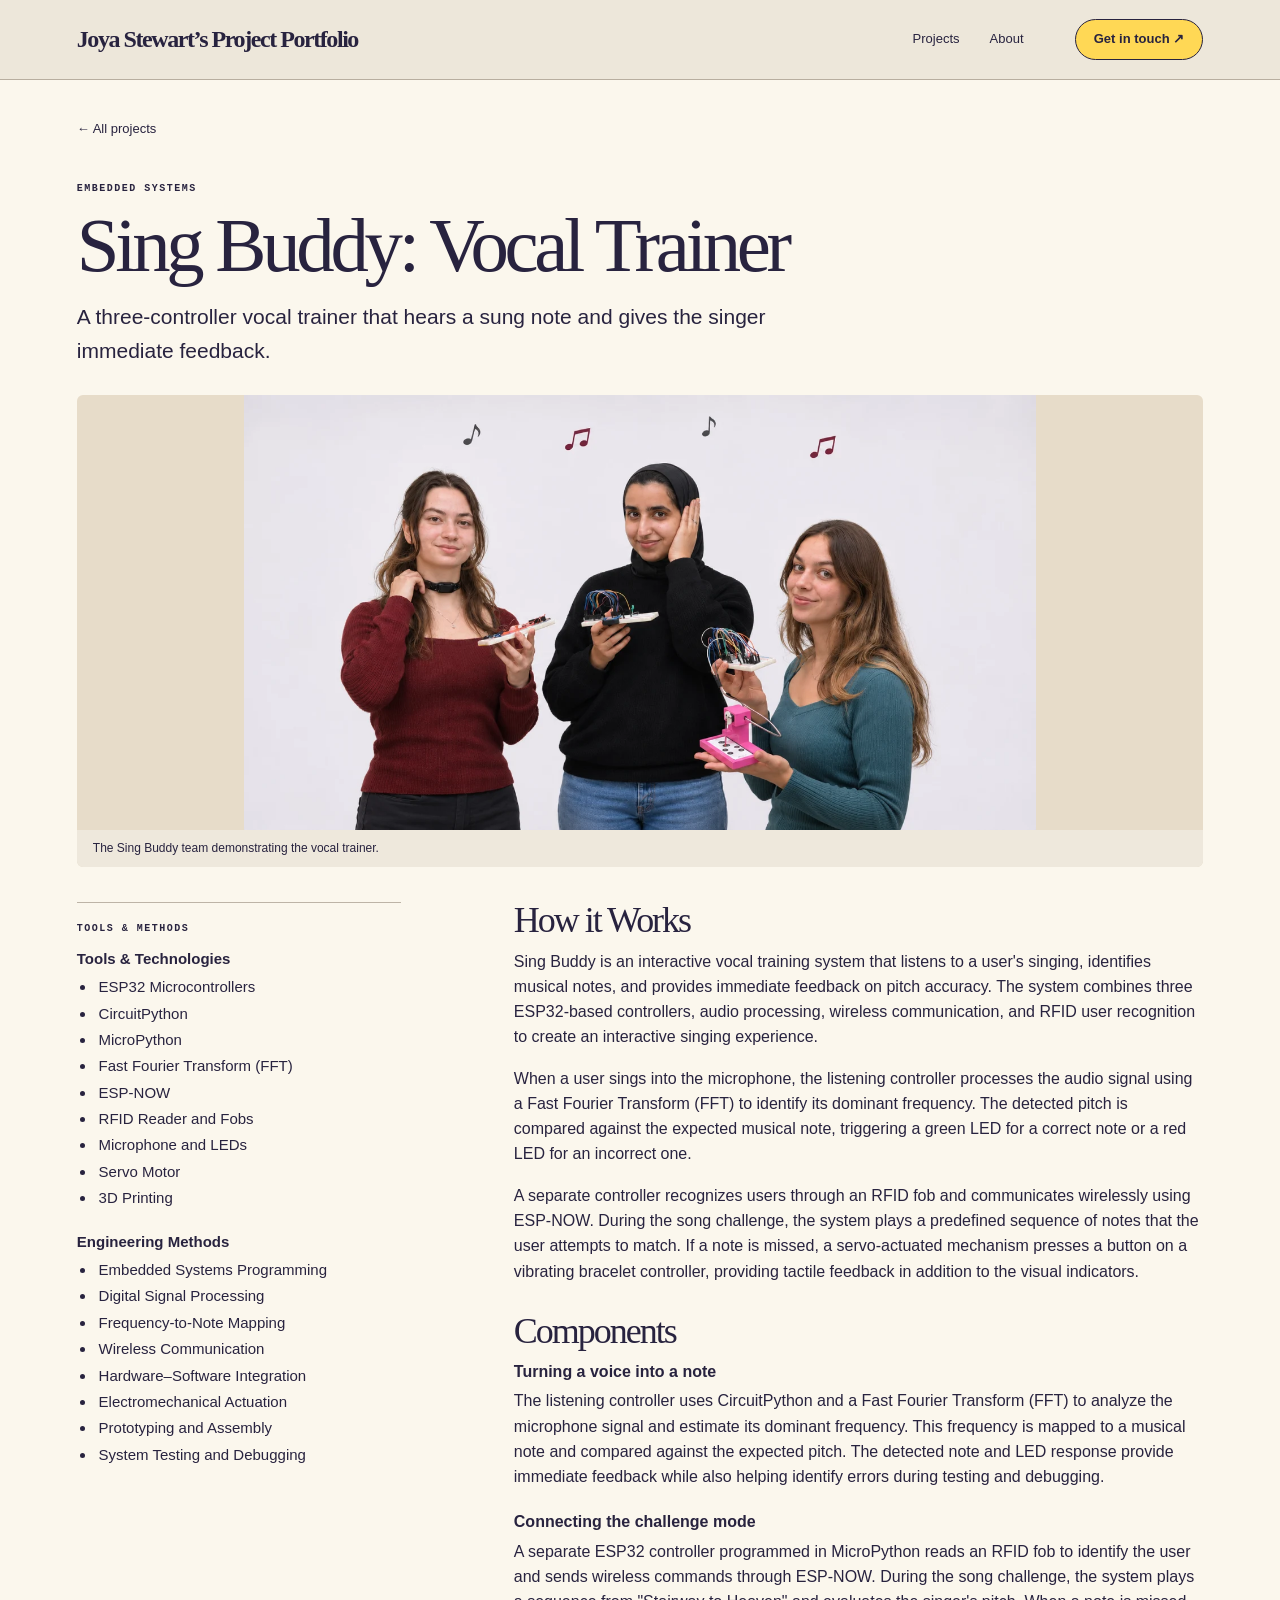
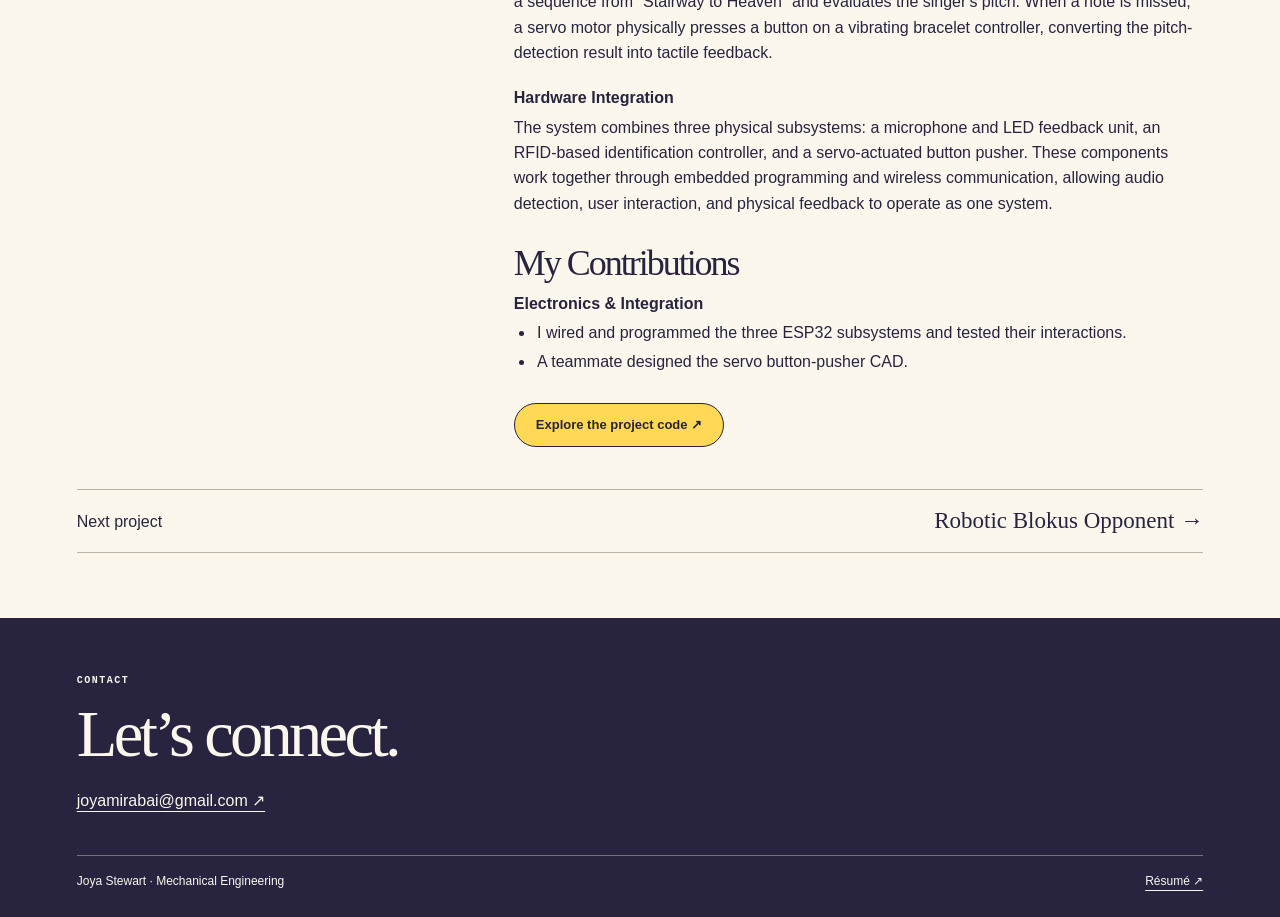
<file: sing-buddy.html>
<!doctype html>
<html lang="en"><head><meta charset="utf-8"><meta name="viewport" content="width=device-width,initial-scale=1"><title>Sing Buddy | Joya Stewart</title><link rel="stylesheet" href="style.css"></head><body><header><a class="word" href="index.html" data-edit-slot="0" data-shared-edit="title">Joya Stewart’s Project Portfolio</a><nav aria-label="Main"><a href="index.html#work" data-edit-slot="1">Projects</a><a href="index.html#about" data-edit-slot="3">About</a></nav><a class="navcontact" href="mailto:joyamirabai@gmail.com" data-edit-slot="4">Get in touch ↗</a></header><main><div class="wrap article"><a class="back" href="index.html#work" data-edit-slot="5">← All projects</a><small data-edit-slot="6">Embedded systems</small><h1 data-edit-slot="7">Sing Buddy: Vocal Trainer</h1><p class="stand" data-edit-slot="8">A three-controller vocal trainer that hears a sung note and gives the singer immediate feedback.</p><figure class="sing-buddy"><img src="assets/sing-buddy-project.webp" alt="The Sing Buddy team demonstrating the vocal trainer." data-edit-slot="9"><figcaption data-edit-slot="10">The Sing Buddy team demonstrating the vocal trainer.</figcaption></figure><div class="story project-story"><aside><small data-edit-slot="13">TOOLS &amp; METHODS</small><div class="project-groups"><h3 data-edit-slot="tools-h0">Tools &amp; Technologies</h3><ul><li data-edit-slot="tools-0-0">ESP32 Microcontrollers</li><li data-edit-slot="tools-0-1">CircuitPython</li><li data-edit-slot="tools-0-2">MicroPython</li><li data-edit-slot="tools-0-3">Fast Fourier Transform (FFT)</li><li data-edit-slot="tools-0-4">ESP-NOW</li><li data-edit-slot="tools-0-5">RFID Reader and Fobs</li><li data-edit-slot="tools-0-6">Microphone and LEDs</li><li data-edit-slot="tools-0-7">Servo Motor</li><li data-edit-slot="tools-0-8">3D Printing</li></ul><h3 data-edit-slot="tools-h1">Engineering Methods</h3><ul><li data-edit-slot="tools-1-0">Embedded Systems Programming</li><li data-edit-slot="tools-1-1">Digital Signal Processing</li><li data-edit-slot="tools-1-2">Frequency-to-Note Mapping</li><li data-edit-slot="tools-1-3">Wireless Communication</li><li data-edit-slot="tools-1-4">Hardware–Software Integration</li><li data-edit-slot="tools-1-5">Electromechanical Actuation</li><li data-edit-slot="tools-1-6">Prototyping and Assembly</li><li data-edit-slot="tools-1-7">System Testing and Debugging</li></ul></div></aside><div><section><h2 data-edit-slot="29">How it Works</h2><p data-edit-slot="intro-0">Sing Buddy is an interactive vocal training system that listens to a user's singing, identifies musical notes, and provides immediate feedback on pitch accuracy. The system combines three ESP32-based controllers, audio processing, wireless communication, and RFID user recognition to create an interactive singing experience.</p><p data-edit-slot="intro-1">When a user sings into the microphone, the listening controller processes the audio signal using a Fast Fourier Transform (FFT) to identify its dominant frequency. The detected pitch is compared against the expected musical note, triggering a green LED for a correct note or a red LED for an incorrect one.</p><p data-edit-slot="intro-2">A separate controller recognizes users through an RFID fob and communicates wirelessly using ESP-NOW. During the song challenge, the system plays a predefined sequence of notes that the user attempts to match. If a note is missed, a servo-actuated mechanism presses a button on a vibrating bracelet controller, providing tactile feedback in addition to the visual indicators.</p></section><section><h2 data-edit-slot="30">Components</h2><h3 data-edit-slot="17">Turning a voice into a note</h3><p data-edit-slot="18">The listening controller uses CircuitPython and a Fast Fourier Transform (FFT) to analyze the microphone signal and estimate its dominant frequency. This frequency is mapped to a musical note and compared against the expected pitch. The detected note and LED response provide immediate feedback while also helping identify errors during testing and debugging.</p><h3 data-edit-slot="19">Connecting the challenge mode</h3><p data-edit-slot="challenge">A separate ESP32 controller programmed in MicroPython reads an RFID fob to identify the user and sends wireless commands through ESP-NOW. During the song challenge, the system plays a sequence from "Stairway to Heaven" and evaluates the singer's pitch. When a note is missed, a servo motor physically presses a button on a vibrating bracelet controller, converting the pitch-detection result into tactile feedback.</p><h3 data-edit-slot="hardware-heading">Hardware Integration</h3><p data-edit-slot="hardware-body">The system combines three physical subsystems: a microphone and LED feedback unit, an RFID-based identification controller, and a servo-actuated button pusher. These components work together through embedded programming and wireless communication, allowing audio detection, user interaction, and physical feedback to operate as one system.</p></section><section><h2 data-edit-slot="31">My Contributions</h2><div class="project-groups"><h3 data-edit-slot="role-h0">Electronics &amp; Integration</h3><ul><li data-edit-slot="role-0-0">I wired and programmed the three ESP32 subsystems and tested their interactions.</li><li data-edit-slot="role-0-1">A teammate designed the servo button-pusher CAD.</li></ul></div></section><div class="buttons"><a class="btn" href="sing-buddy-code.html" data-edit-slot="code-link">Explore the project code ↗</a></div></div></div><a class="next" href="blokus.html" data-edit-slot="23">Next project <b>Robotic Blokus Opponent →</b></a></div></main><footer><div class="wrap"><small data-edit-slot="24">CONTACT</small><h2 data-edit-slot="25" data-shared-edit="contact">Let’s connect.</h2><a href="mailto:joyamirabai@gmail.com" data-edit-slot="26">joyamirabai@gmail.com ↗</a><div class="footline"><span data-edit-slot="27">Joya Stewart · Mechanical Engineering</span><a href="assets/joya-stewart-resume.pdf" data-edit-slot="28">Résumé ↗</a></div></div></footer><script src="editor.js" defer></script></body></html>
</file>
<file: style.css>
:root{--ink:#28233f;--cream:#fbf7ed;--sand:#e5ddce;--accent:#ffd855;--line:#bdb4a7;--serif:"Baskervville",Georgia,"Times New Roman",serif}*{box-sizing:border-box}html{scroll-behavior:smooth;scroll-padding-top:25px}body{margin:0;background:var(--cream);color:var(--ink);font:16px/1.58 "DM Sans",Arial,sans-serif}a{color:inherit;text-decoration:none}a:focus-visible,summary:focus-visible{outline:3px solid #945c09;outline-offset:5px}h1,h2,h3,strong.word{font-family:var(--serif);font-weight:400;letter-spacing:-.056em;line-height:1.02;margin:0}p{margin:0 0 1em}small{font:bold 10px/1.5 "Courier Prime",monospace;letter-spacing:.15em;text-transform:uppercase;display:block}header{display:flex;align-items:center;gap:4vw;padding:19px 6%;background:#ede7da;border-bottom:1px solid #b8ae9f}header nav{display:flex;gap:30px;margin-left:auto;font-size:13px}header nav a:hover{text-decoration:underline;text-underline-offset:5px}.word{font:bold 24px var(--serif);letter-spacing:-.06em}.word span{color:#997426}.navcontact,.btn{display:inline-flex;align-items:center;justify-content:center;padding:9px 18px;border:1px solid var(--ink);border-radius:40px;font-weight:bold;font-size:13px;background:var(--accent)}.navcontact:hover,.btn:hover{background:#ffe69a}.wrap,.hero-inner{width:min(1160px,88%);margin:auto}.hero{isolation:isolate;position:relative;overflow:hidden;background:radial-gradient(ellipse at 37% 25%,#f5efdf,transparent 58%),linear-gradient(118deg,#e8e0d0,#d6cbbb 60%,#eee6d8);border-bottom:1px solid var(--line)}.hero:before{content:"";position:absolute;inset:0;background-image:url(assets/grain.png);opacity:.15;z-index:-1}.hero-inner{display:grid;grid-template-columns:1.1fr 1fr .82fr;gap:3.8%;align-items:center;padding:75px 0 82px;min-height:530px}.intro{align-self:center}.intro small{display:flex;align-items:center;gap:10px}.intro small em{width:27px;height:1px;background:currentColor}.intro h1{font-size:clamp(76px,8.5vw,128px);line-height:.84;letter-spacing:-.079em;margin:24px 0 28px}.intro h1 i{font-weight:400}.degree{font-size:12px;line-height:1.45}.portrait{position:relative;width:100%;max-width:340px;aspect-ratio:.78}.portrait:before{content:"";border:1px solid #8c8274;position:absolute;inset:-9px 9px 9px -9px;border-radius:49% 49% 12px 12px}.portrait img{width:100%;height:100%;position:relative;object-fit:cover;border-radius:49% 49% 12px 12px;box-shadow:12px 16px 26px #3c2e2826}.star{position:absolute;bottom:1%;left:-12%;font:80px/1 Georgia;color:#302944;text-shadow:2px 2px var(--accent)}.pitch h2{font-size:clamp(35px,3.5vw,55px);margin:15px 0}.pitch h2 i{color:#7e672b}.pitch p{font-size:14px;max-width:278px}.btn{padding:11px 21px}.block,.about,.research{padding-top:72px;padding-bottom:76px}.secthead h2,.about h2,.rgrid h2,footer h2{font-size:clamp(44px,5.2vw,76px);margin:9px 0 32px}.cards{display:grid;grid-template-columns:repeat(2,minmax(0,1fr));gap:48px 32px}.frame{height:clamp(230px,25vw,310px);overflow:hidden;display:grid;place-items:center;border-radius:5px}.frame img{height:100%;width:100%;object-fit:contain;transition:transform .35s}.card:hover img{transform:scale(1.035)}.respooler{background:#31343c}.sing-buddy{background:#e7dcc9}.blokus{background:#dfebeb}.hydra{background:white}.frame.sing-buddy img{object-fit:cover;object-position:50% 42%}.frame.blokus{padding:0;background:transparent}.frame.blokus img{object-fit:cover;min-height:0}.frame.blokus{grid-template: minmax(0,1fr) / minmax(0,1fr)}.card small{margin:17px 0 6px}.card h3{font-size:clamp(29px,3vw,44px);display:flex;justify-content:space-between;align-items:center;gap:10px}.card h3 span{font:23px Arial}.card p{margin:9px 0 0;max-width:480px;font-size:15px}.research{background:#eae5d7;border-block:1px solid var(--line)}.rgrid,.about{display:grid;grid-template-columns:1fr 1.45fr;gap:9%}.rgrid>div>p{max-width:310px}.rgrid h2{margin-bottom:20px}details{border-top:1px solid #a59e92}details:last-child{border-bottom:1px solid #a59e92}summary{display:flex;align-items:center;justify-content:space-between;gap:12px;padding:20px 0;cursor:pointer;list-style:none}summary::-webkit-details-marker{display:none}summary strong{display:block;font:29px/1.18 var(--serif);letter-spacing:-.04em;margin-top:5px}summary i:before{content:"+";font:25px Arial}details[open] summary i:before{content:"−"}.rbody{padding:0 0 12px}.rbody p{margin-top:9px}.bio-photo{align-self:center;justify-self:center;width:min(220px,100%);height:310px;overflow:hidden;border-radius:120px 120px 4px 4px}.bio-photo img{height:100%;width:100%;object-fit:cover;object-position:50% 12%}.about p{max-width:605px}.about .btn{margin-top:7px}footer{background:var(--ink);color:var(--cream);padding:55px 0 26px}footer h2{margin:12px 0 20px}footer a{text-decoration:underline;text-underline-offset:5px}.footline{border-top:1px solid #777080;margin-top:42px;padding-top:16px;display:flex;justify-content:space-between;font-size:12px}.article{padding:35px 0 65px}.back{font-size:13px;display:inline-block;margin-bottom:42px}.article h1{font-size:clamp(48px,6vw,85px);margin:11px 0 15px}.stand{font-size:21px;max-width:750px}.article figure{margin:28px 0 35px;border-radius:6px;overflow:hidden}.article figure img{display:block;width:100%;height:clamp(230px,34vw,440px);object-fit:contain}.article figcaption{background:#eee8dc;padding:9px 16px;font-size:12px}.story{display:grid;grid-template-columns:.8fr 1.7fr;gap:10%}.story aside{border-top:1px solid var(--line);padding-top:18px;font-size:15px}.story aside p{margin:8px 0 21px}.story section{margin-bottom:29px}.story h2{font-size:36px;margin:0 0 10px}.buttons{display:flex;gap:10px;flex-wrap:wrap}.next{display:flex;justify-content:space-between;align-items:center;border-block:1px solid var(--line);margin-top:42px;padding:18px 0;gap:15px}.next b{font:23px var(--serif)}@media(max-width:760px){header{gap:15px;padding:14px 5%}header nav{gap:15px}header .navcontact{display:none}.hero-inner{grid-template-columns:1fr .8fr;gap:26px 15px;padding:45px 0;min-height:0}.intro h1{font-size:clamp(68px,11vw,95px)}.portrait{max-height:285px;justify-self:end}.pitch{grid-column:1/-1}.pitch h2{font-size:32px}.pitch h2 br{display:none}.pitch h2 br:after{content:" "}.pitch h2 i{margin:0 .12em}.pitch p{max-width:460px}.star{font-size:55px}.cards{gap:35px 20px}.frame{height:200px}.rgrid,.about,.story{grid-template-columns:1fr;gap:26px}.about{display:flex;flex-direction:column-reverse;align-items:start}.bio-photo{display:none}.block,.about,.research{padding-block:44px}.rgrid h2 br,.about h2 br{display:none}.rgrid h2 i,.about h2 i{margin-left:.15em}.story aside{border-bottom:1px solid var(--line)}}
@media(max-width:540px){.cards{grid-template-columns:1fr}.frame{height:240px}.hero-inner{grid-template-columns:1.12fr .88fr}.degree{max-width:150px}.word{font-size:21px}header nav{font-size:12px;gap:13px}.pitch h2{font-size:28px}.portrait{aspect-ratio:.69}.star{font-size:46px}.intro h1{font-size:clamp(59px,14vw,77px)}.next{display:grid}.footline{gap:15px}.article .stand{font-size:18px}}
@media(prefers-reduced-motion:reduce){html{scroll-behavior:auto}.frame img{transition:none}}
.hero:before{opacity:.07}.star{font-size:0;width:58px;height:58px;background:var(--accent);clip-path:polygon(50% 0,57% 34%,85% 10%,67% 40%,100% 43%,67% 53%,92% 83%,59% 66%,51% 100%,44% 66%,12% 89%,33% 56%,0 49%,34% 42%,12% 13%,43% 34%)}
.editbar{position:sticky;top:0;z-index:20;display:flex;flex-wrap:wrap;align-items:center;gap:8px;background:#28233f;color:white;padding:9px 4%;font:13px/1.4 Arial,sans-serif}.editbar b{margin-right:5px}.editbar button,.editbar select,.editbar a{font:inherit;padding:6px 10px;border-radius:6px;border:1px solid #a7a1b5;background:white;color:#28233f;cursor:pointer}.editbar .download{background:#ffd855}.editbar [role=status]{font-size:12px}.editing [data-edit-id]:hover,.editing [data-edit-id]:focus{outline:2px dashed #795897;outline-offset:3px}.editing img[data-edit-id]{cursor:pointer}.editing [contenteditable]{cursor:text}.editing .bio-photo{display:block}

.story h2.project-subheading{font:600 16px/1.4 Arial,sans-serif;letter-spacing:0;margin:16px 0 5px}.story section section{margin-bottom:16px}

.snippet-editor{display:none}
.editing .codebook pre{display:none}
.editing .snippet-editor{display:block;width:100%;margin:14px 0;padding:18px;border:1px solid #746d84;border-radius:6px;background:#28233f;color:#fbf7ed;font:14px/1.6 monospace;tab-size:4;resize:vertical}
.project-story{--group-gap:1.3rem}
.project-story h3{font:650 1rem/1.45 Arial,sans-serif;letter-spacing:normal;margin:var(--group-gap) 0 .35rem}
.project-story h2+h3,.project-story .project-groups>h3:first-child{margin-top:0}
.project-story aside .project-groups{margin-top:12px}
.project-story ul{margin:0 0 var(--group-gap);padding-inline-start:1.3em;list-style:disc}
.project-story li{padding-inline-start:.15em;margin:.18em 0}
.project-story section>p,.project-story .project-groups>p{margin:0 0 1em}
.project-story aside h3{font-size:inherit}
.project-story .project-groups>ul:last-child{margin-bottom:0}
.about .bio-photo{display:block;width:min(170px,100%);height:auto;border-radius:7px}
.about .bio-photo img{display:block;width:100%;height:auto}
@media(max-width:760px){.about .bio-photo{width:min(145px,100%);align-self:flex-start}}
</file>
